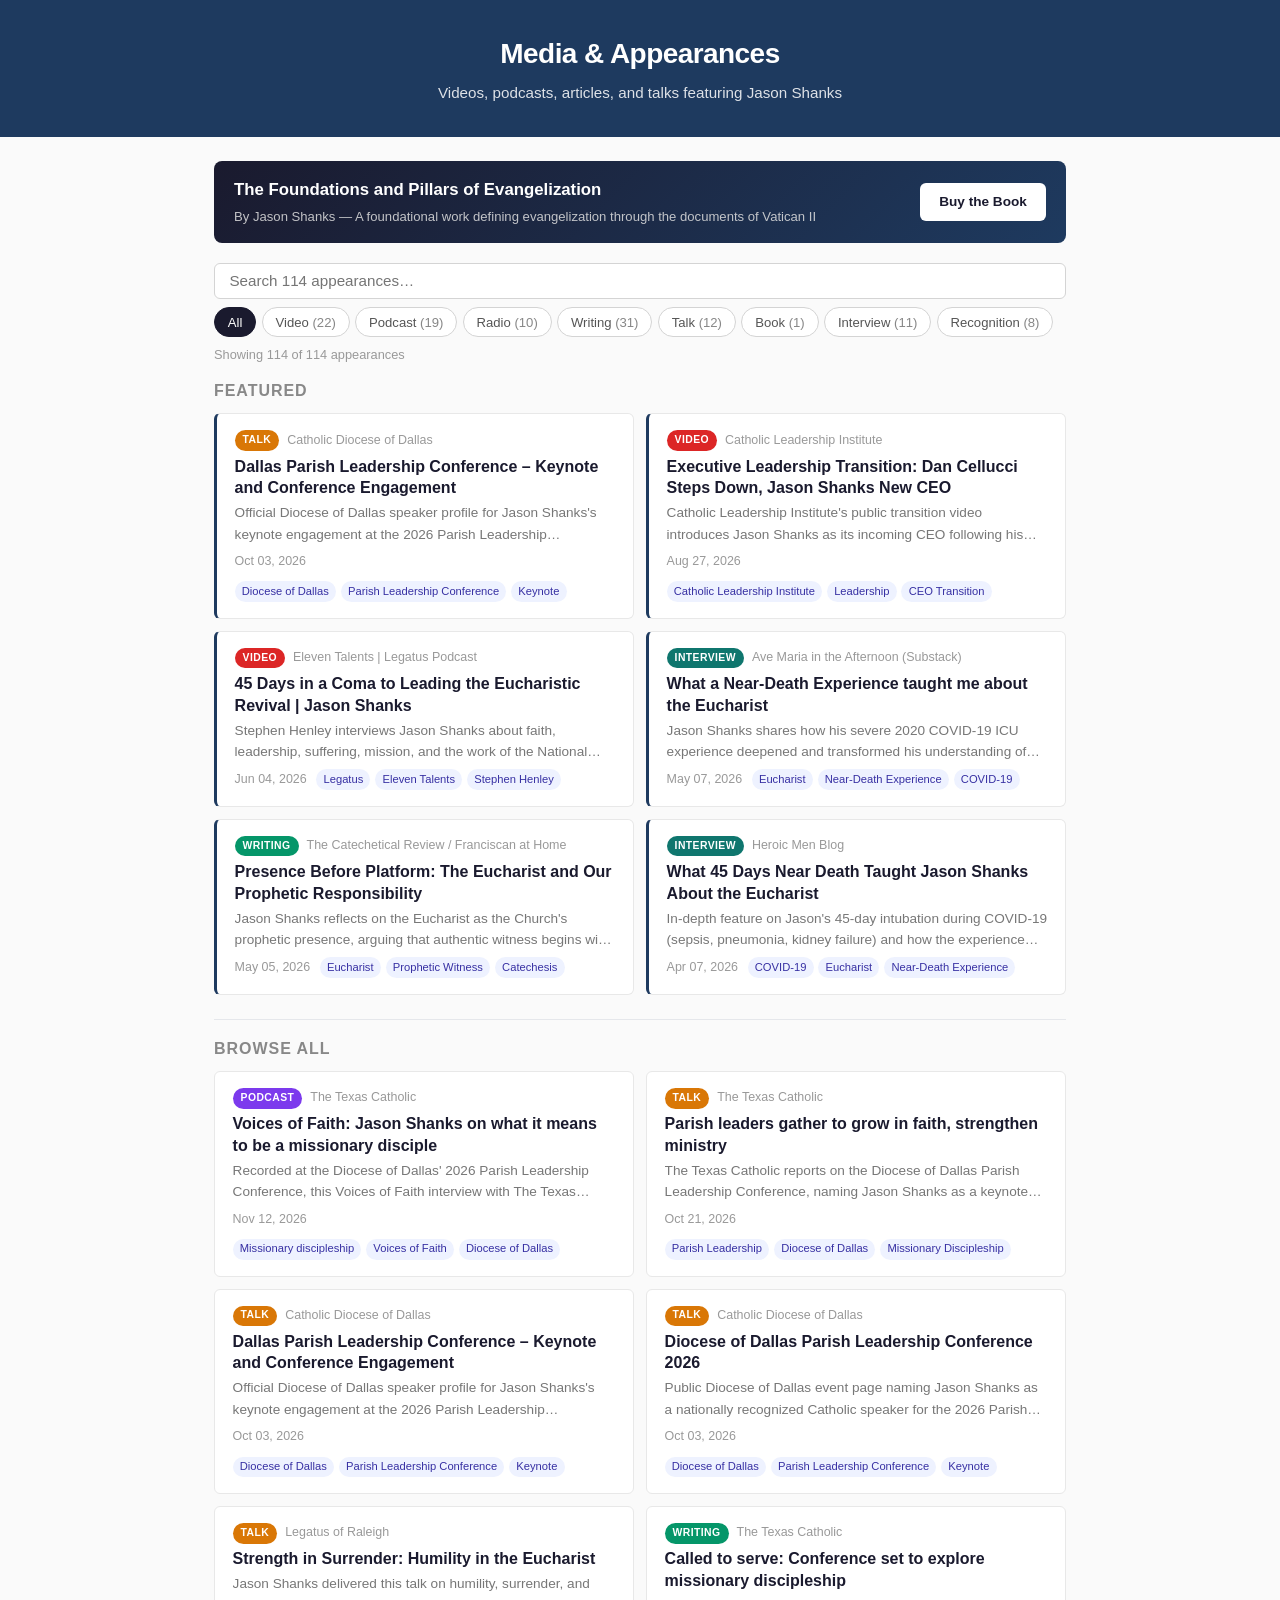
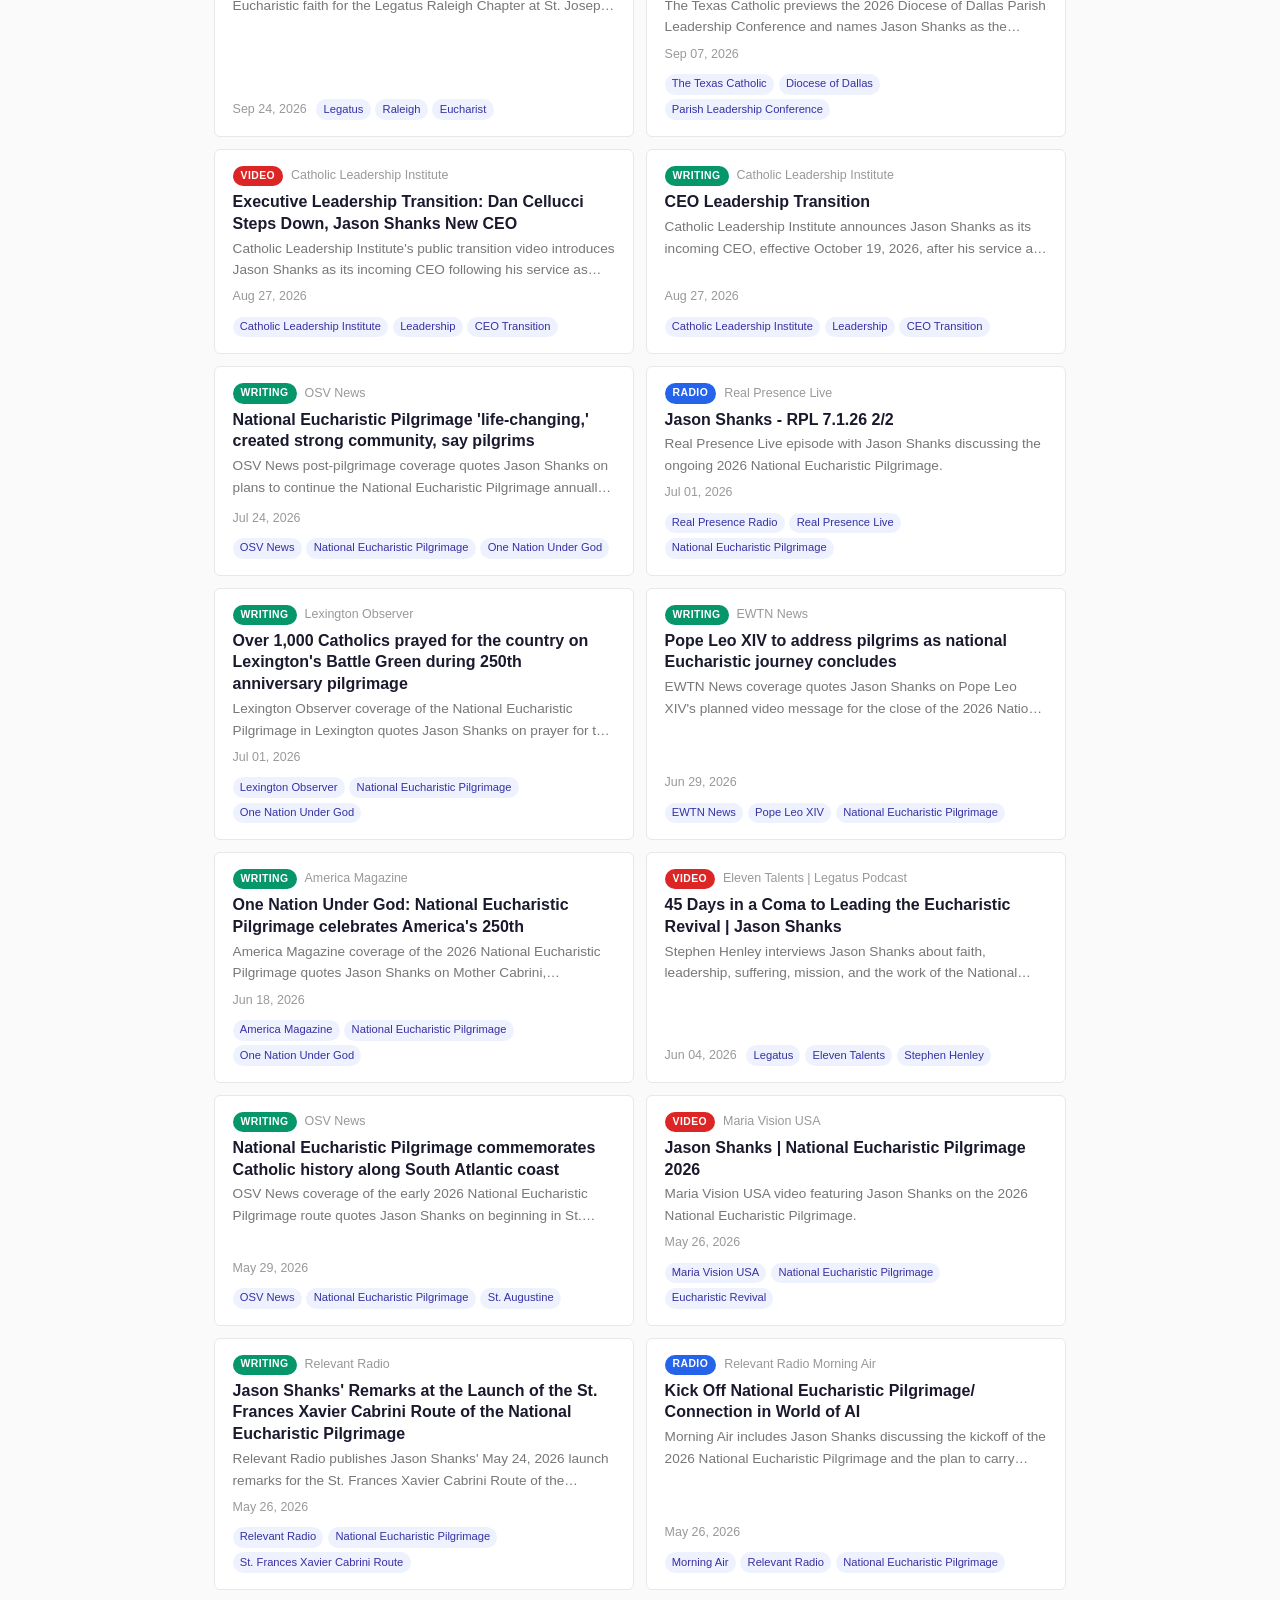
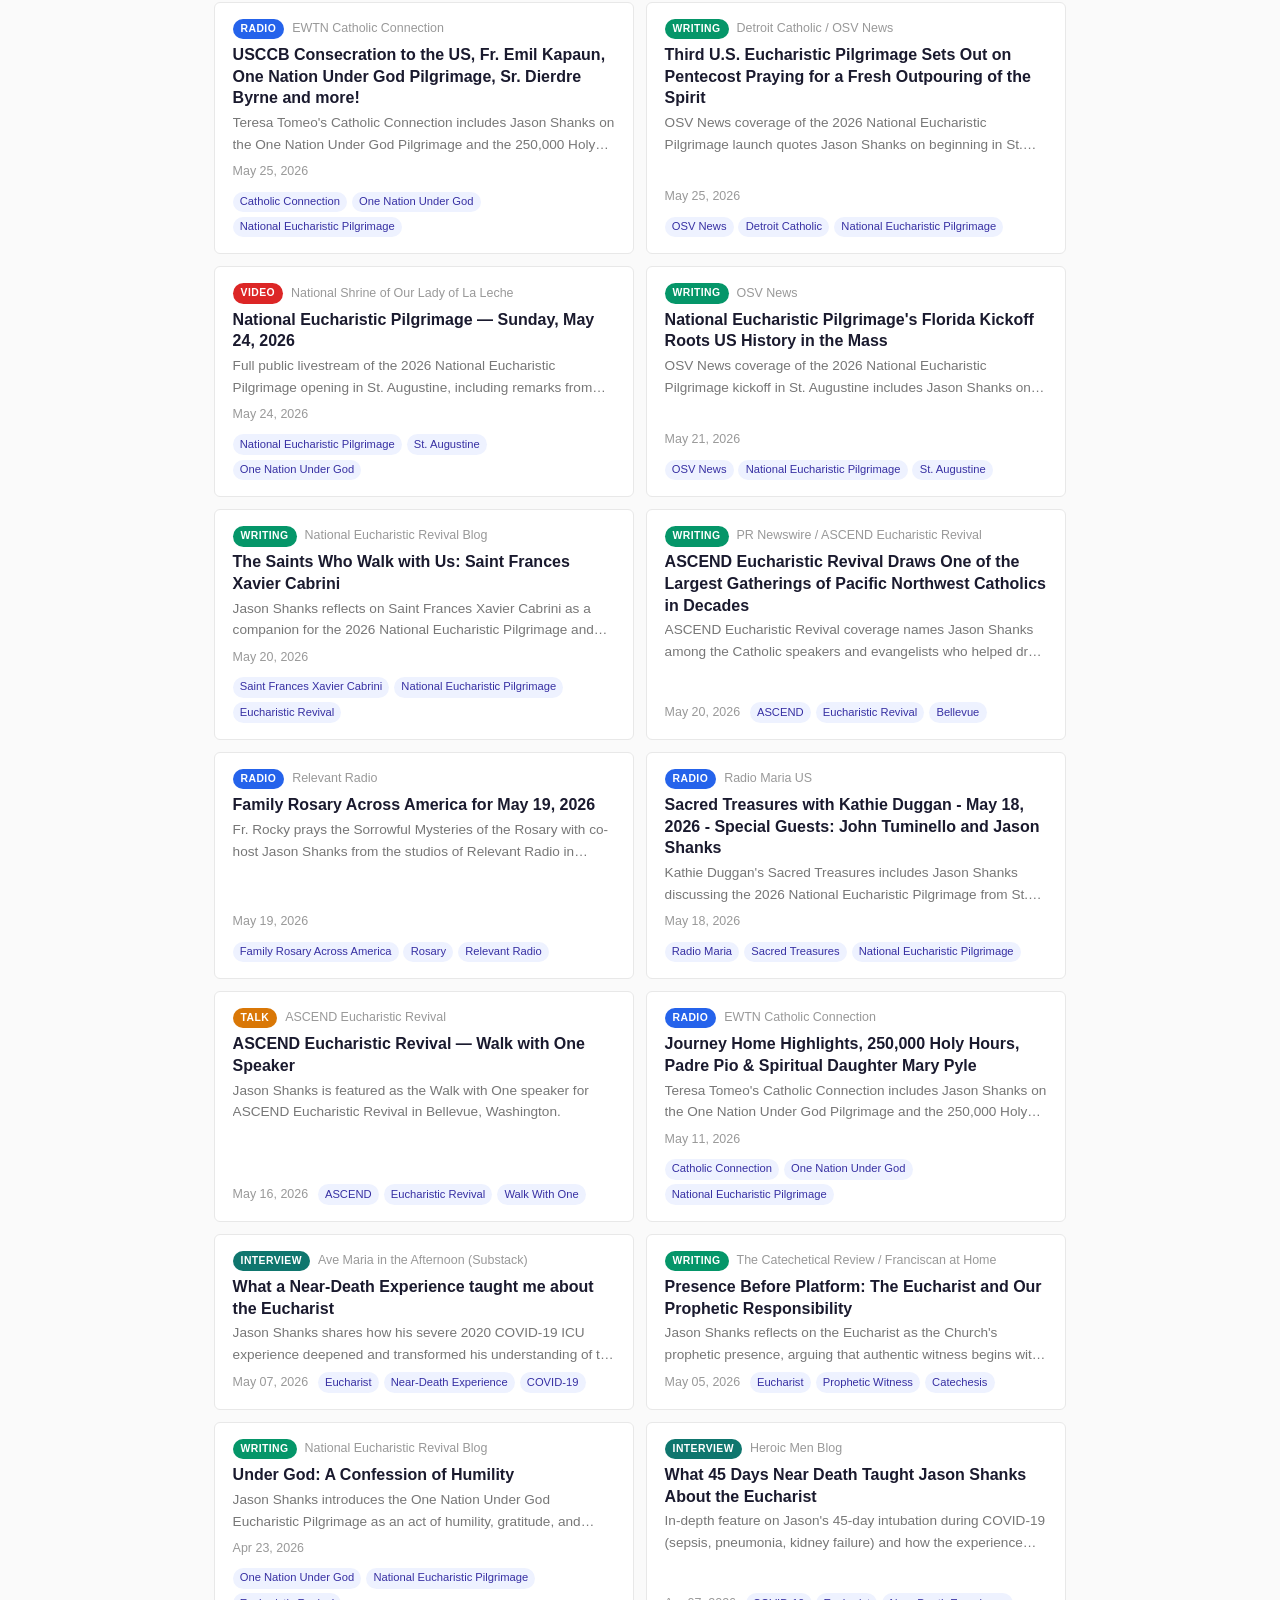
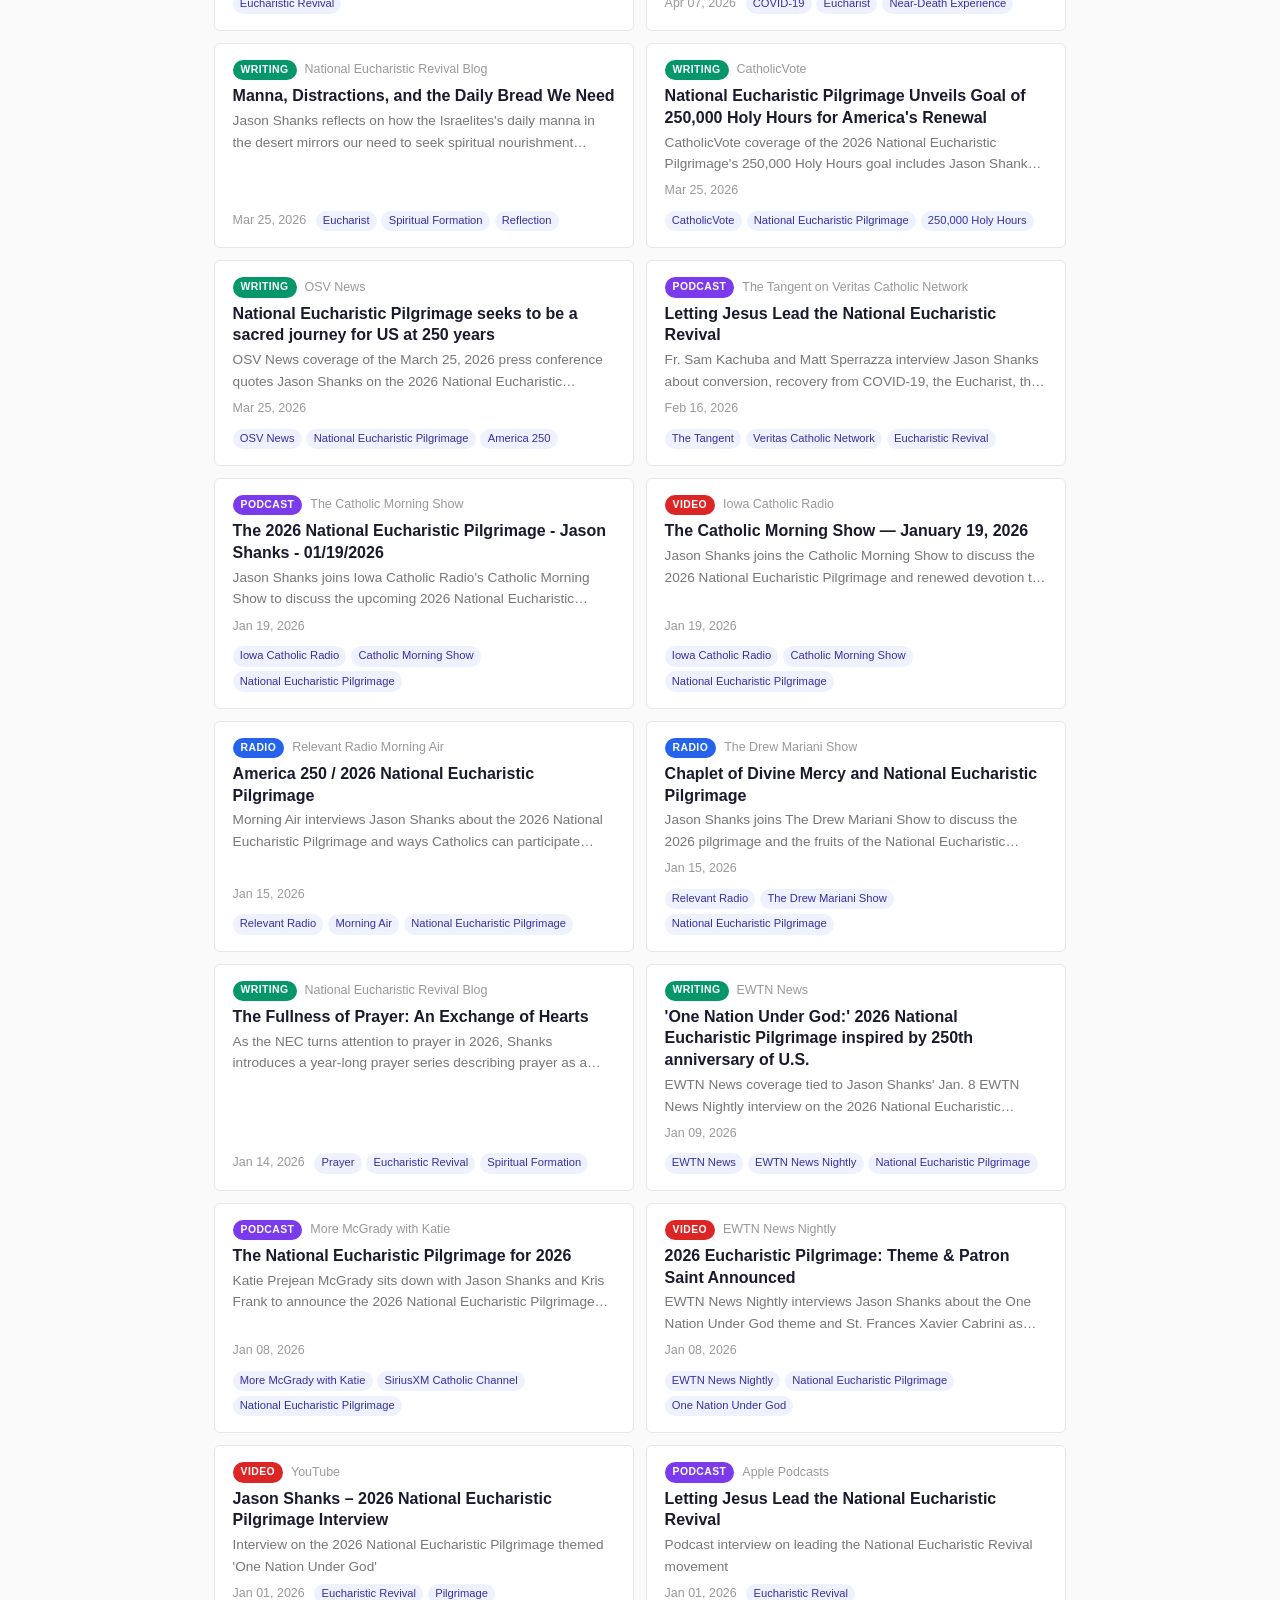
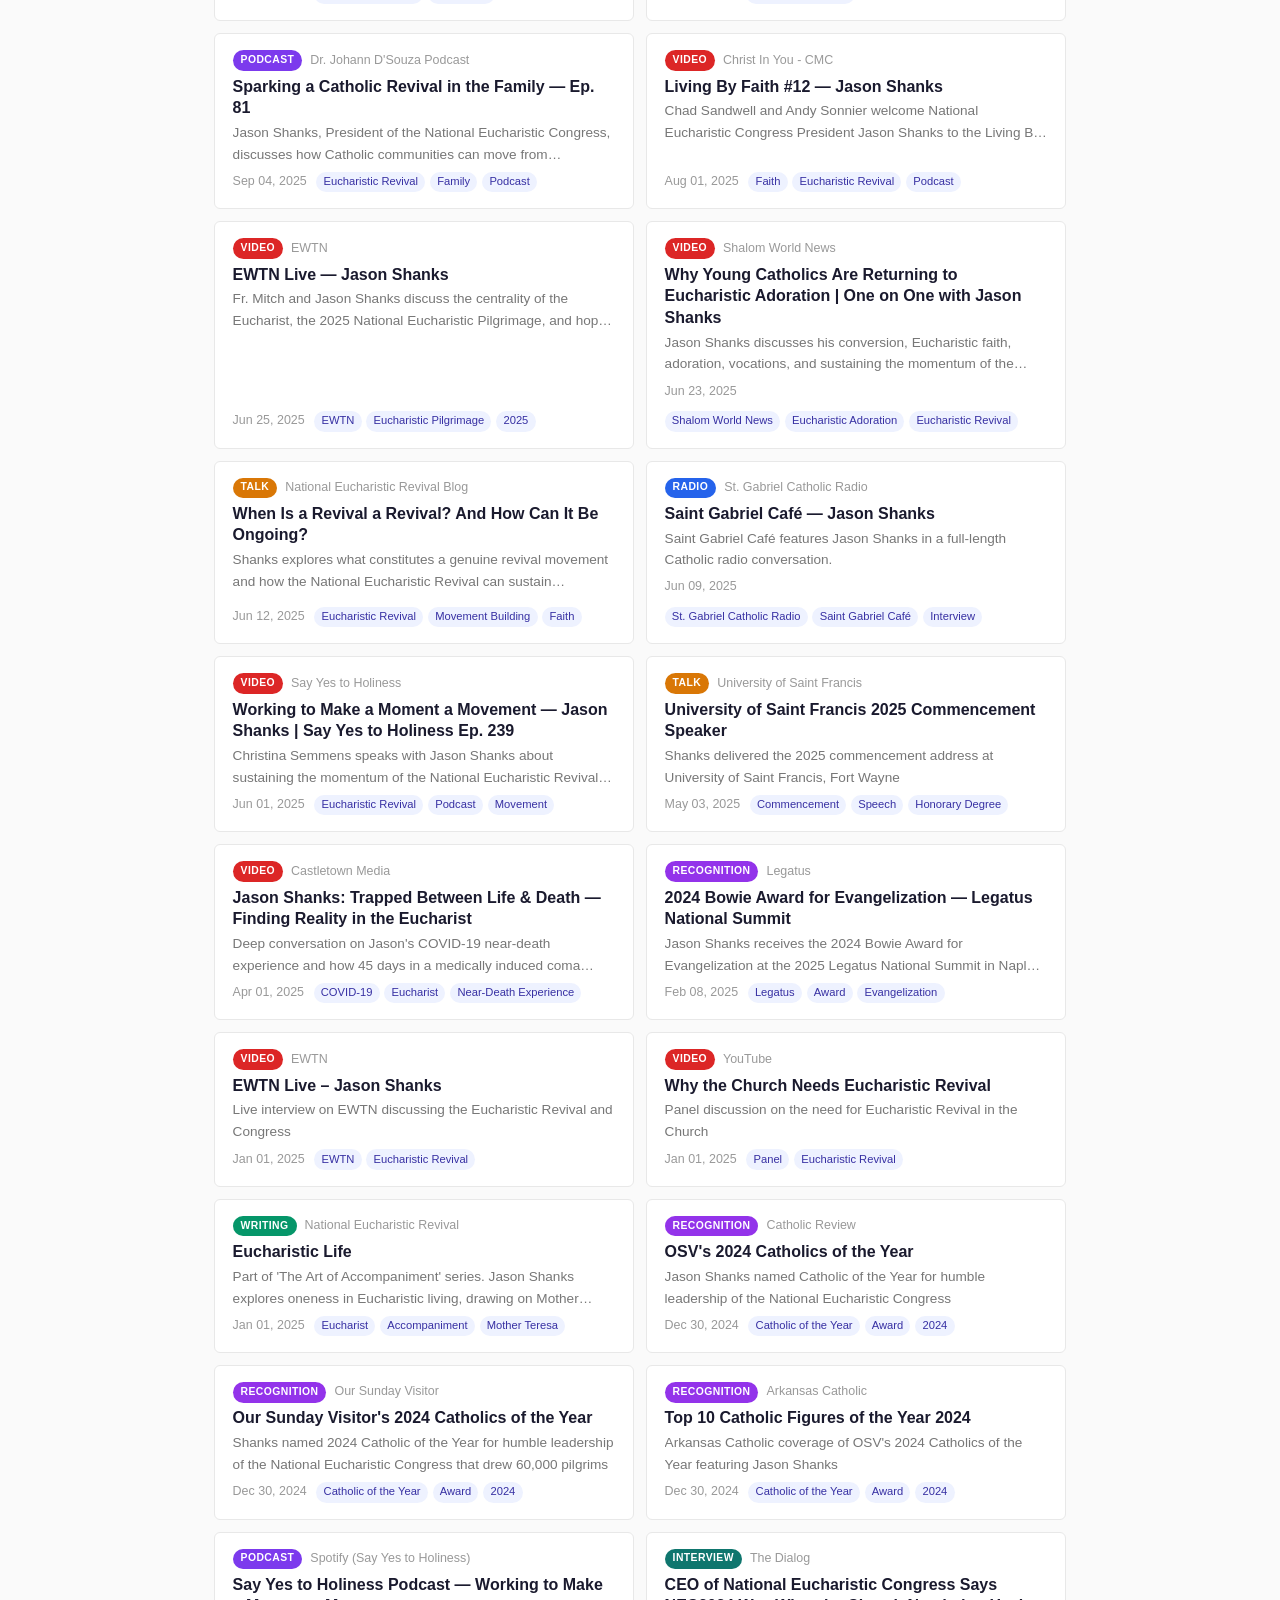
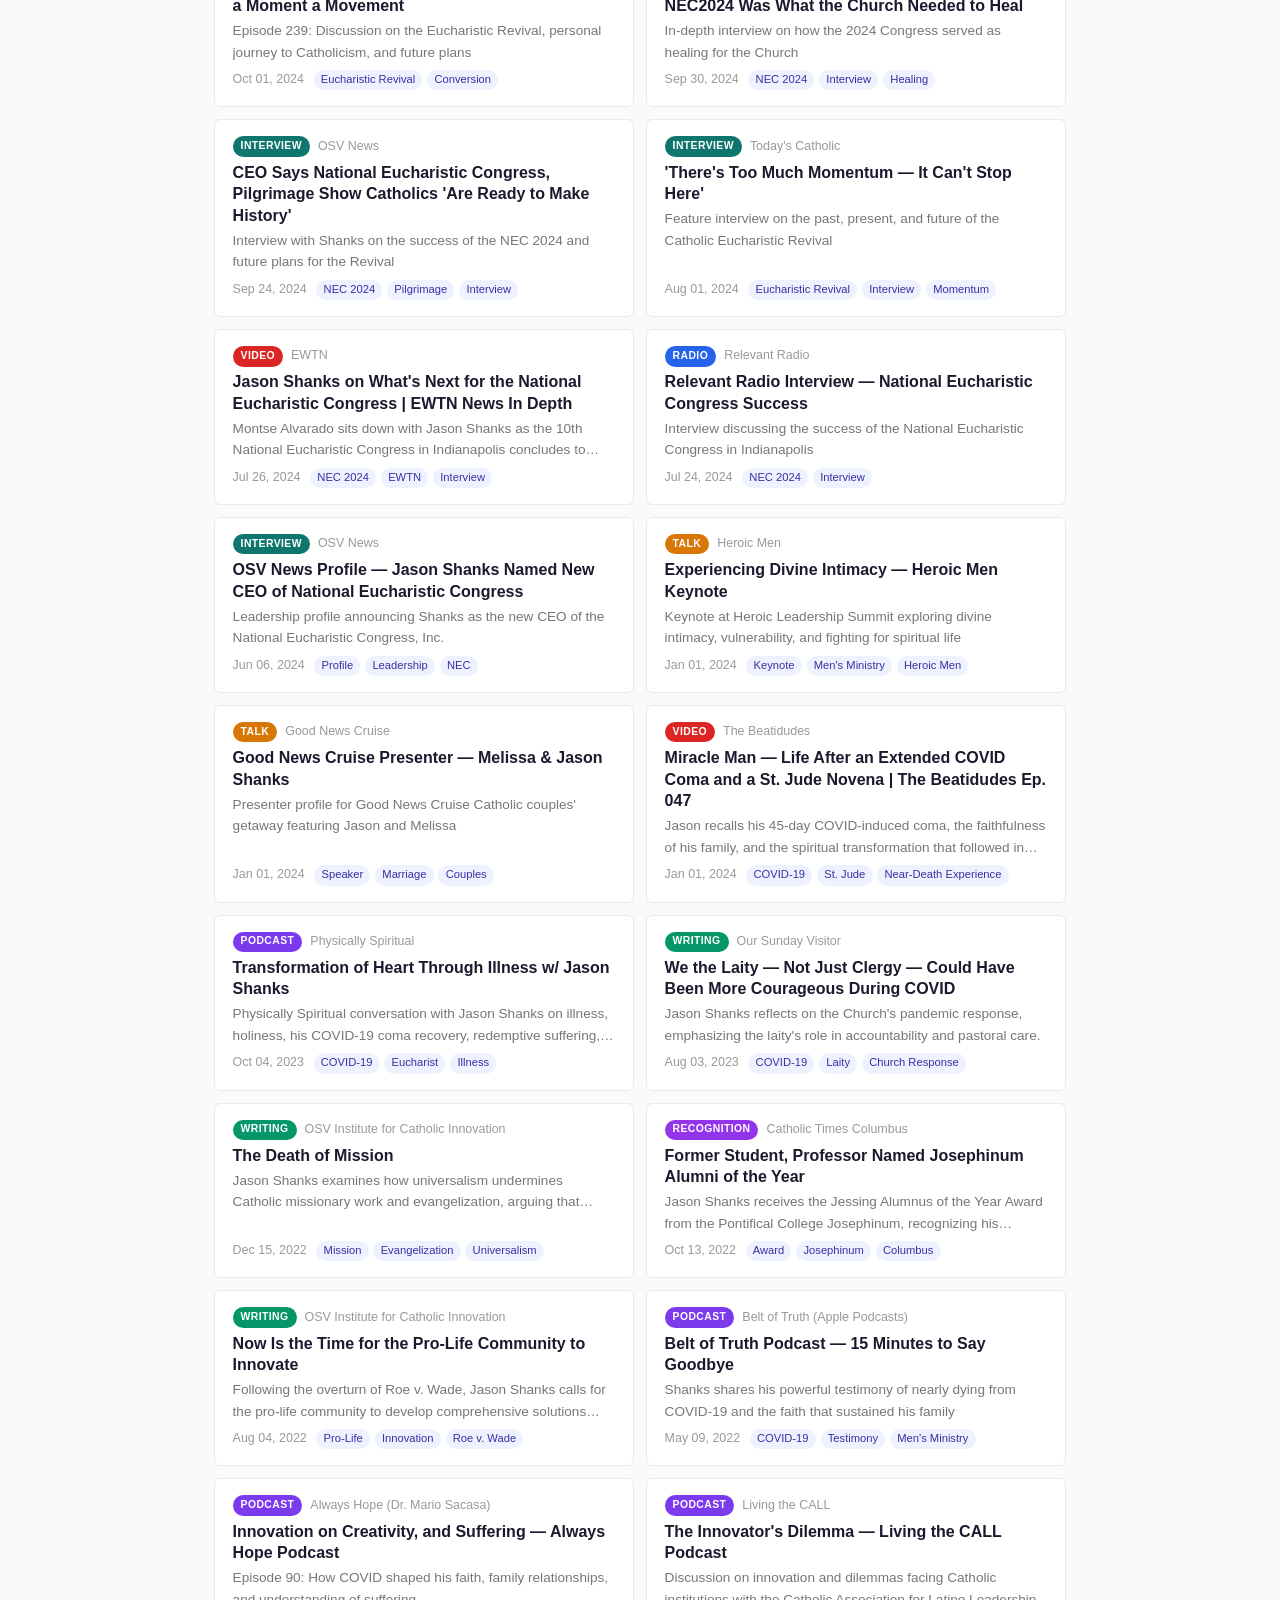
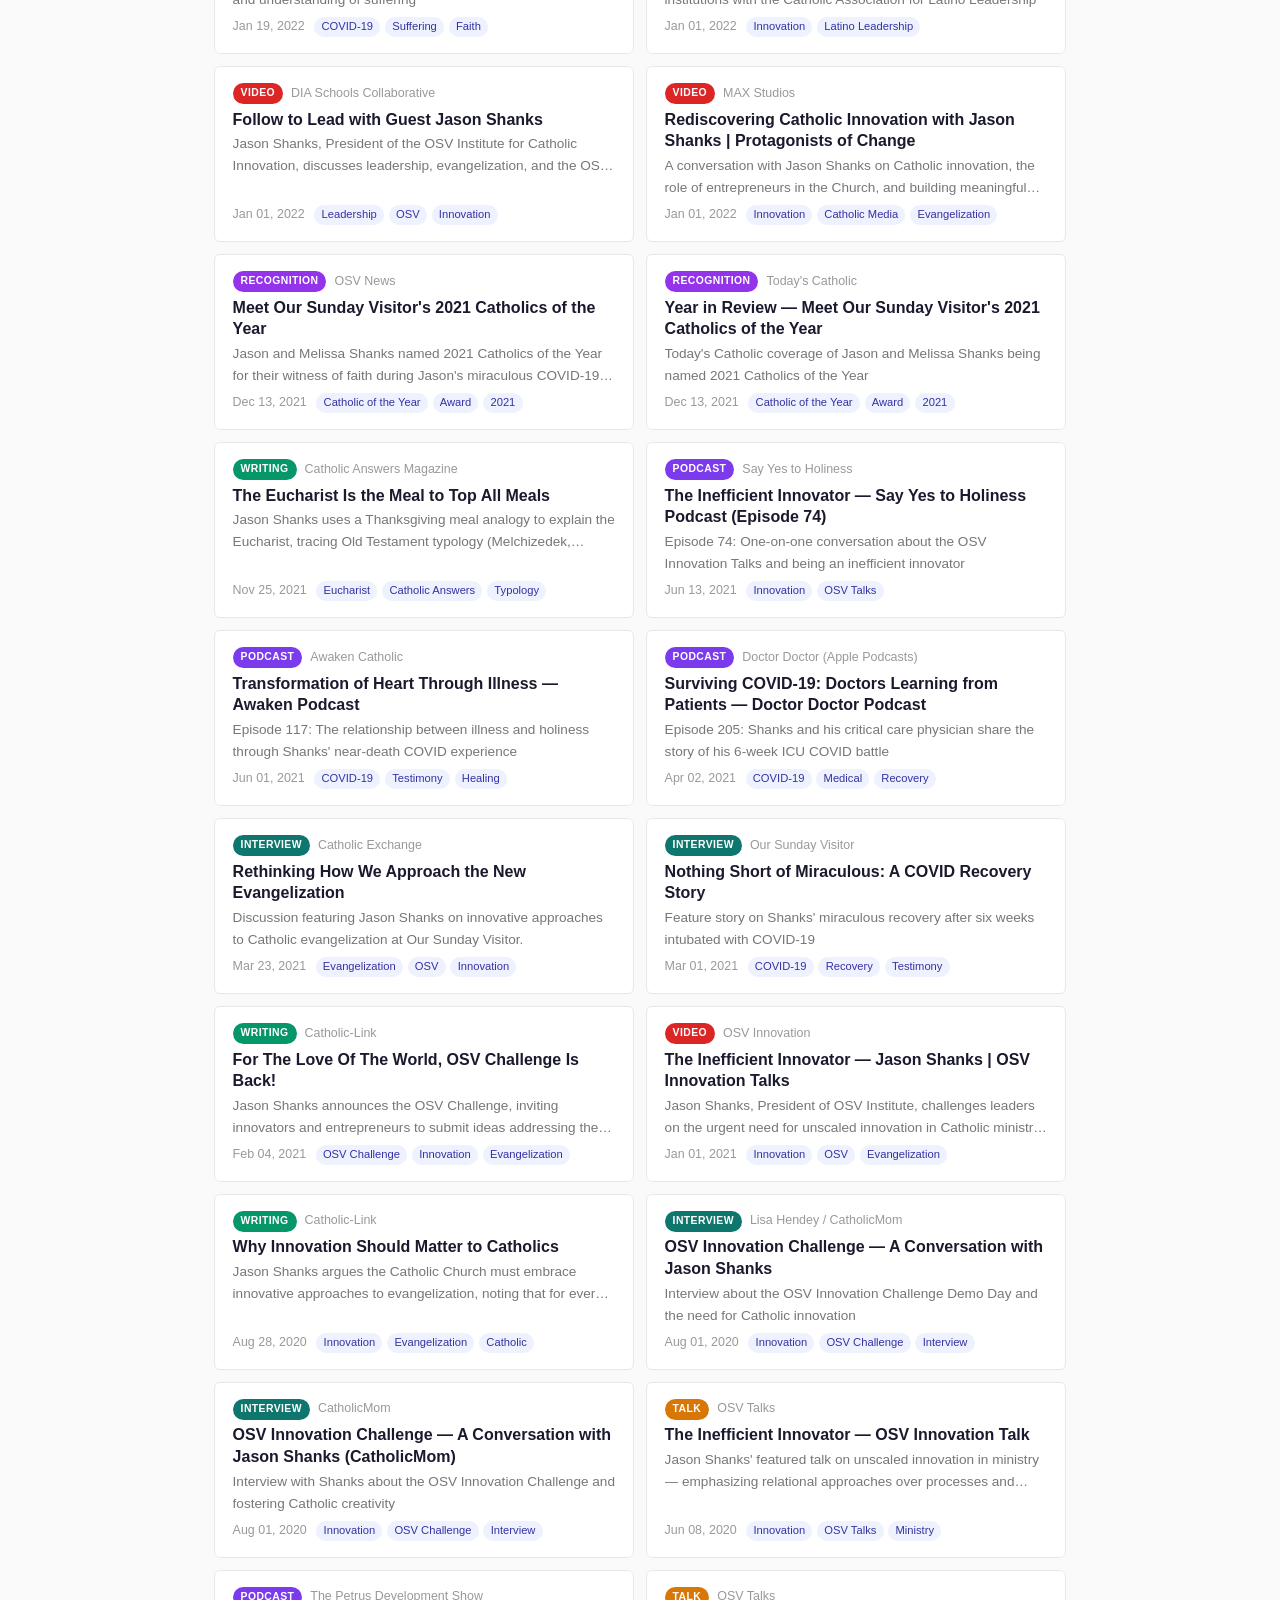
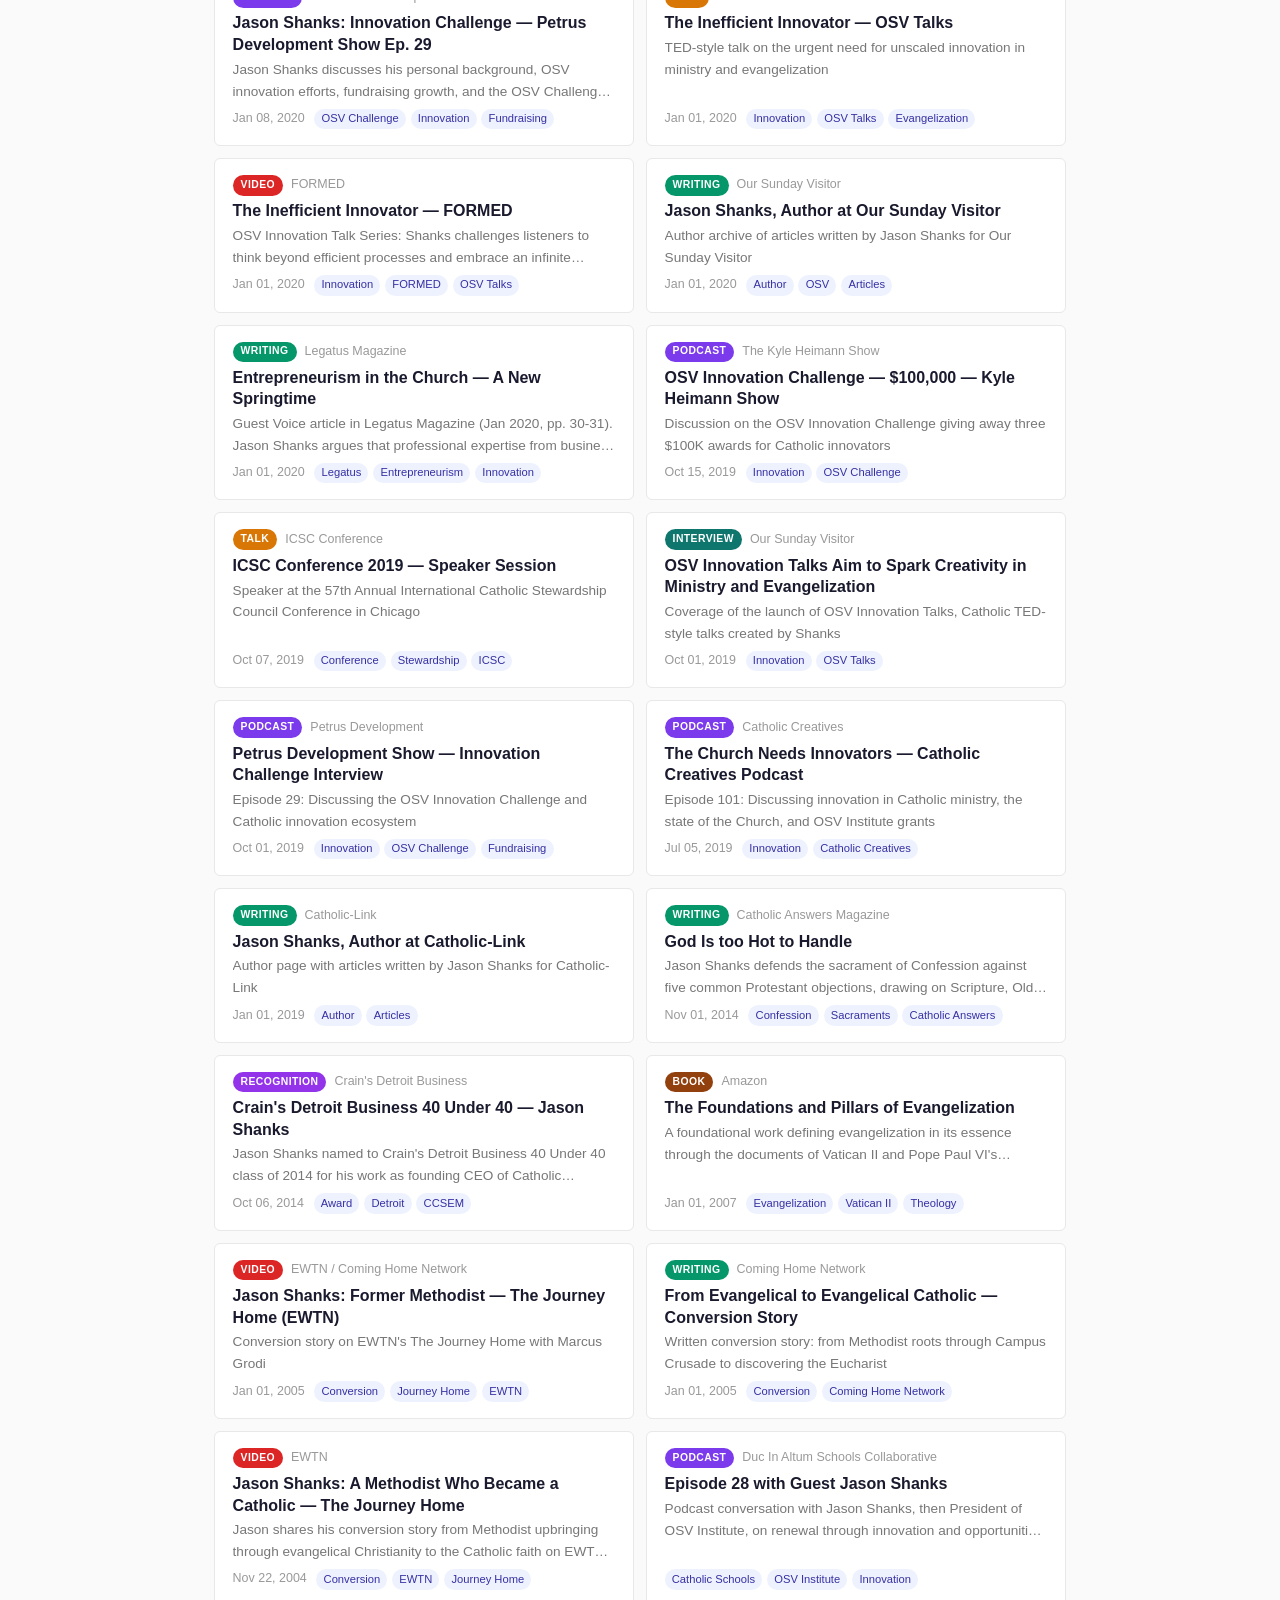
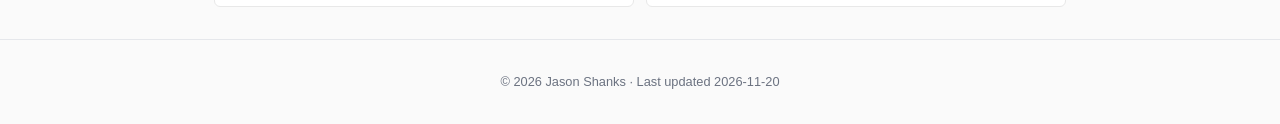
<file: public/index.html>
<!DOCTYPE html>
<html lang="en">
<head>
  <meta charset="UTF-8">
  <meta name="viewport" content="width=device-width, initial-scale=1.0">
  <title>Media &amp; Appearances — Jason Shanks</title>
  <meta name="description" content="A living library of 114 media appearances by Jason Shanks — videos, podcasts, radio interviews, articles, and conference talks.">
  <meta property="og:title" content="Jason Shanks — Media &amp; Appearances">
  <meta property="og:description" content="114 videos, podcasts, articles, and talks by and featuring Jason Shanks.">
  <meta property="og:type" content="website">
  <link rel="canonical" href="https://jason-shanks-media.netlify.app/">
  <style>
    :root {
      --c-bg: #fafafa; --c-surface: #fff; --c-text: #1a1a2e;
      --c-muted: #6b7280; --c-accent: #1e3a5f;
      --c-border: #e5e7eb;
    }
    *, *::before, *::after { box-sizing: border-box; margin: 0; padding: 0; }
    body {
      font-family: -apple-system, BlinkMacSystemFont, "Segoe UI", Roboto,
        "Helvetica Neue", Arial, sans-serif;
      background: var(--c-bg); color: var(--c-text); line-height: 1.6;
      -webkit-font-smoothing: antialiased;
    }
    .jml-header {
      background: var(--c-accent); color: #fff;
      padding: 2rem 1.5rem; text-align: center;
    }
    .jml-header h1 { font-size: 1.75rem; font-weight: 700; letter-spacing: -.02em; margin-bottom: .25rem; }
    .jml-header p { font-size: .95rem; opacity: .85; }
    .jml-wrap { max-width: 900px; margin: 1.5rem auto 0; padding: 0 1.5rem; }
    .jml-footer {
      text-align: center; padding: 2rem 1rem; font-size: .8rem;
      color: var(--c-muted); border-top: 1px solid var(--c-border); margin-top: 2rem;
    }
    body.jml-embed .jml-header, body.jml-embed .jml-footer { display: none; }
    body.jml-embed { background: transparent; }

  /* ---------- Section Title ---------- */
  .jml-section-title { font-size: 1rem; font-weight: 600; color: #888;
    text-transform: uppercase; letter-spacing: .06em; margin-bottom: .6rem; }

  /* ---------- Featured Grid ---------- */
  .jml-featured-grid { display: grid;
    grid-template-columns: repeat(2, 1fr);
    gap: .75rem; margin-bottom: 1.5rem; }
  .jml-featured-grid .jml-card { border-left: 3px solid #1e3a5f; }

  /* ---------- Search & Filter Controls ---------- */
  .jml-controls { display: flex; flex-wrap: wrap; gap: .5rem; margin-bottom: .5rem; align-items: center; }
  .jml-search { flex: 1 1 240px; padding: .55rem .9rem; font-size: .95rem; font-family: inherit;
    border: 1px solid #d4d4d4; border-radius: 6px; background: #fff; }
  .jml-search:focus { outline: none; border-color: #1e3a5f; box-shadow: 0 0 0 3px rgba(30,58,95,.1); }
  .jml-filters { display: flex; gap: .35rem; flex-wrap: wrap; }
  .jml-fbtn { padding: .4rem .8rem; font-size: .82rem; font-family: inherit; font-weight: 500;
    border: 1px solid #d4d4d4; border-radius: 20px; background: #fff; color: #555;
    cursor: pointer; transition: all .15s; }
  .jml-fbtn:hover { border-color: #333; color: #333; }
  .jml-fbtn.active { background: #1a1a2e; color: #fff; border-color: #1a1a2e; }
  .jml-fcount { font-weight: 400; opacity: .7; }
  .jml-stats { font-size: .8rem; color: #999; margin-bottom: .8rem; }

  /* ---------- Card Grid (2 columns on desktop) ---------- */
  .jml-grid { display: grid; grid-template-columns: repeat(2, 1fr); gap: .75rem; }

  /* ---------- Card Styles ---------- */
  .jml-card { display: flex; flex-direction: column; padding: 1rem 1.1rem;
    border: 1px solid #e8e8e8; border-radius: 6px;
    text-decoration: none !important; color: inherit !important; background: #fff;
    transition: box-shadow .2s, transform .15s; }
  .jml-card:hover { box-shadow: 0 3px 10px rgba(0,0,0,.08); transform: translateY(-1px); }
  .jml-card[hidden] { display: none; }
  .jml-card-top { display: flex; align-items: center; gap: .5rem; margin-bottom: .3rem; }
  .jml-badge { display: inline-block; font-size: .65rem; font-weight: 600; text-transform: uppercase;
    letter-spacing: .04em; padding: .12rem .5rem; border-radius: 20px; color: #fff; }
  .jml-badge-Video { background: #dc2626; }
  .jml-badge-Podcast { background: #7c3aed; }
  .jml-badge-Radio { background: #2563eb; }
  .jml-badge-Writing { background: #059669; }
  .jml-badge-Talk { background: #d97706; }
  .jml-badge-Book { background: #92400e; }
  .jml-badge-Interview { background: #0f766e; }
  .jml-badge-Recognition { background: #9333ea; }
  .jml-source { font-size: .78rem; color: #999; }
  .jml-title { font-size: 1rem; font-weight: 600; line-height: 1.35; margin-bottom: .2rem; }
  .jml-desc { font-size: .85rem; color: #777; margin-bottom: .4rem;
    display: -webkit-box; -webkit-line-clamp: 2; -webkit-box-orient: vertical; overflow: hidden; }
  .jml-meta { display: flex; gap: .6rem; align-items: center; flex-wrap: wrap; margin-top: auto; }
  .jml-date { font-size: .78rem; color: #999; }
  .jml-tags { display: flex; gap: .3rem; flex-wrap: wrap; }
  .jml-tag { font-size: .7rem; padding: .08rem .45rem; background: #eef2ff; color: #3730a3; border-radius: 20px; }
  .jml-empty { text-align: center; padding: 2rem 1rem; color: #aaa; }

  /* ---------- CTA Banner ---------- */
  .jml-cta { display: flex; align-items: center; justify-content: space-between;
    padding: 1rem 1.25rem; margin-bottom: 1.2rem;
    background: linear-gradient(135deg, #1a1a2e 0%, #1e3a5f 100%);
    border-radius: 8px; color: #fff; text-decoration: none !important; gap: 1rem;
    transition: transform .15s, box-shadow .2s; }
  .jml-cta:hover { transform: translateY(-1px); box-shadow: 0 4px 14px rgba(30,58,95,.3); }
  .jml-cta-text { flex: 1; }
  .jml-cta-title { font-size: 1.05rem; font-weight: 700; margin-bottom: .15rem; color: #fff !important; }
  .jml-cta-sub { font-size: .82rem; opacity: .85; color: #e0e0e0 !important; }
  .jml-cta-btn { padding: .5rem 1.2rem; background: #fff; color: #1a1a2e;
    font-weight: 600; font-size: .85rem; border-radius: 6px; white-space: nowrap;
    text-decoration: none !important; }

  /* ---------- Section Divider ---------- */
  .jml-divider { border: none; border-top: 1px solid #e5e7eb; margin: 1.5rem 0 1rem; }

  /* ---------- Mobile (single column, stacked controls) ---------- */
  @media (max-width: 680px) {
    .jml-controls { flex-direction: column; }
    .jml-search { width: 100%; }
    .jml-title { font-size: .92rem; }
    .jml-featured-grid { grid-template-columns: 1fr; }
    .jml-grid { grid-template-columns: 1fr; }
    .jml-cta { flex-direction: column; text-align: center; }
  }

  </style>
</head>
<body>

  <header class="jml-header">
    <h1>Media &amp; Appearances</h1>
    <p>Videos, podcasts, articles, and talks featuring Jason Shanks</p>
  </header>

  <div class="jml-wrap">

    <a href="https://www.amazon.com/dp/B09J36FDP5" target="_blank" rel="noopener noreferrer" class="jml-cta">
      <div class="jml-cta-text">
        <div class="jml-cta-title">The Foundations and Pillars of Evangelization</div>
        <div class="jml-cta-sub">By Jason Shanks &mdash; A foundational work defining evangelization through the documents of Vatican II</div>
      </div>
      <span class="jml-cta-btn">Buy the Book</span>
    </a>

    <div class="jml-controls">
      <input type="search" class="jml-search" id="jml-search"
             placeholder="Search 114 appearances…"
             aria-label="Search media library">
      <div class="jml-filters" id="jml-filters" role="group" aria-label="Filter by category">
      <button class="jml-fbtn active" data-cat="All">All</button>
      <button class="jml-fbtn" data-cat="Video">Video <span class="jml-fcount">(22)</span></button>
      <button class="jml-fbtn" data-cat="Podcast">Podcast <span class="jml-fcount">(19)</span></button>
      <button class="jml-fbtn" data-cat="Radio">Radio <span class="jml-fcount">(10)</span></button>
      <button class="jml-fbtn" data-cat="Writing">Writing <span class="jml-fcount">(31)</span></button>
      <button class="jml-fbtn" data-cat="Talk">Talk <span class="jml-fcount">(12)</span></button>
      <button class="jml-fbtn" data-cat="Book">Book <span class="jml-fcount">(1)</span></button>
      <button class="jml-fbtn" data-cat="Interview">Interview <span class="jml-fcount">(11)</span></button>
      <button class="jml-fbtn" data-cat="Recognition">Recognition <span class="jml-fcount">(8)</span></button>

      </div>
    </div>
    <div class="jml-stats" id="jml-stats" aria-live="polite">Showing 114 of 114 appearances</div>

    <h2 class="jml-section-title">Featured</h2>
    <div class="jml-featured-grid">
<a href="https://conference.dallascatholic.org/speakers/jason-shanks/" target="_blank" rel="noopener noreferrer" class="jml-card jml-featured" data-category="Talk">
  <div class="jml-card-top">
    <span class="jml-badge jml-badge-Talk">Talk</span>
    <span class="jml-source">Catholic Diocese of Dallas</span>
  </div>
  <div class="jml-title">Dallas Parish Leadership Conference – Keynote and Conference Engagement</div>
  <div class="jml-desc">Official Diocese of Dallas speaker profile for Jason Shanks&#x27;s keynote engagement at the 2026 Parish Leadership Conference. His conference day included the English-language keynote, a breakout session, a panel discussion, and a podcast recording.</div>
  <div class="jml-meta"><span class="jml-date">Oct 03, 2026</span><div class="jml-tags"><span class="jml-tag">Diocese of Dallas</span><span class="jml-tag">Parish Leadership Conference</span><span class="jml-tag">Keynote</span></div></div>
</a>
<a href="https://vimeo.com/1221796406" target="_blank" rel="noopener noreferrer" class="jml-card jml-featured" data-category="Video">
  <div class="jml-card-top">
    <span class="jml-badge jml-badge-Video">Video</span>
    <span class="jml-source">Catholic Leadership Institute</span>
  </div>
  <div class="jml-title">Executive Leadership Transition: Dan Cellucci Steps Down, Jason Shanks New CEO</div>
  <div class="jml-desc">Catholic Leadership Institute&#x27;s public transition video introduces Jason Shanks as its incoming CEO following his service as president of the National Eucharistic Congress.</div>
  <div class="jml-meta"><span class="jml-date">Aug 27, 2026</span><div class="jml-tags"><span class="jml-tag">Catholic Leadership Institute</span><span class="jml-tag">Leadership</span><span class="jml-tag">CEO Transition</span></div></div>
</a>
<a href="https://www.youtube.com/watch?v=NBv9LXB83_w" target="_blank" rel="noopener noreferrer" class="jml-card jml-featured" data-category="Video">
  <div class="jml-card-top">
    <span class="jml-badge jml-badge-Video">Video</span>
    <span class="jml-source">Eleven Talents | Legatus Podcast</span>
  </div>
  <div class="jml-title">45 Days in a Coma to Leading the Eucharistic Revival | Jason Shanks</div>
  <div class="jml-desc">Stephen Henley interviews Jason Shanks about faith, leadership, suffering, mission, and the work of the National Eucharistic Revival.</div>
  <div class="jml-meta"><span class="jml-date">Jun 04, 2026</span><div class="jml-tags"><span class="jml-tag">Legatus</span><span class="jml-tag">Eleven Talents</span><span class="jml-tag">Stephen Henley</span></div></div>
</a>
<a href="https://avemariapm.substack.com/p/what-a-near-death-experience-taught" target="_blank" rel="noopener noreferrer" class="jml-card jml-featured" data-category="Interview">
  <div class="jml-card-top">
    <span class="jml-badge jml-badge-Interview">Interview</span>
    <span class="jml-source">Ave Maria in the Afternoon (Substack)</span>
  </div>
  <div class="jml-title">What a Near-Death Experience taught me about the Eucharist</div>
  <div class="jml-desc">Jason Shanks shares how his severe 2020 COVID-19 ICU experience deepened and transformed his understanding of the Eucharist.</div>
  <div class="jml-meta"><span class="jml-date">May 07, 2026</span><div class="jml-tags"><span class="jml-tag">Eucharist</span><span class="jml-tag">Near-Death Experience</span><span class="jml-tag">COVID-19</span></div></div>
</a>
<a href="https://franciscanathome.com/the-catechetical-review/articles/presence-platform-eucharist-and-our-prophetic-responsibility" target="_blank" rel="noopener noreferrer" class="jml-card jml-featured" data-category="Writing">
  <div class="jml-card-top">
    <span class="jml-badge jml-badge-Writing">Writing</span>
    <span class="jml-source">The Catechetical Review / Franciscan at Home</span>
  </div>
  <div class="jml-title">Presence Before Platform: The Eucharist and Our Prophetic Responsibility</div>
  <div class="jml-desc">Jason Shanks reflects on the Eucharist as the Church&#x27;s prophetic presence, arguing that authentic witness begins with Eucharistic presence before public platform.</div>
  <div class="jml-meta"><span class="jml-date">May 05, 2026</span><div class="jml-tags"><span class="jml-tag">Eucharist</span><span class="jml-tag">Prophetic Witness</span><span class="jml-tag">Catechesis</span></div></div>
</a>
<a href="https://blog.heroicmen.org/p/what-45-days-near-death-taught-jason" target="_blank" rel="noopener noreferrer" class="jml-card jml-featured" data-category="Interview">
  <div class="jml-card-top">
    <span class="jml-badge jml-badge-Interview">Interview</span>
    <span class="jml-source">Heroic Men Blog</span>
  </div>
  <div class="jml-title">What 45 Days Near Death Taught Jason Shanks About the Eucharist</div>
  <div class="jml-desc">In-depth feature on Jason&#x27;s 45-day intubation during COVID-19 (sepsis, pneumonia, kidney failure) and how the experience transformed his Eucharistic faith</div>
  <div class="jml-meta"><span class="jml-date">Apr 07, 2026</span><div class="jml-tags"><span class="jml-tag">COVID-19</span><span class="jml-tag">Eucharist</span><span class="jml-tag">Near-Death Experience</span></div></div>
</a>
    </div>

    <hr class="jml-divider">

    <h2 class="jml-section-title">Browse All</h2>
    <main class="jml-grid" id="jml-grid">
<a href="https://creators.spotify.com/pod/profile/texascatholic/episodes/Voices-of-Faith-Jason-Shanks-on-what-it-means-to-be-a-missionary-disciple-e3s93ph" target="_blank" rel="noopener noreferrer" class="jml-card" data-category="Podcast">
  <div class="jml-card-top">
    <span class="jml-badge jml-badge-Podcast">Podcast</span>
    <span class="jml-source">The Texas Catholic</span>
  </div>
  <div class="jml-title">Voices of Faith: Jason Shanks on what it means to be a missionary disciple</div>
  <div class="jml-desc">Recorded at the Diocese of Dallas&#x27; 2026 Parish Leadership Conference, this Voices of Faith interview with The Texas Catholic explores what it means to be a missionary disciple.</div>
  <div class="jml-meta"><span class="jml-date">Nov 12, 2026</span><div class="jml-tags"><span class="jml-tag">Missionary discipleship</span><span class="jml-tag">Voices of Faith</span><span class="jml-tag">Diocese of Dallas</span></div></div>
</a>
<a href="https://texascatholic.com/parish-leaders-gather-to-grow-in-faith-strengthen-ministry/" target="_blank" rel="noopener noreferrer" class="jml-card" data-category="Talk">
  <div class="jml-card-top">
    <span class="jml-badge jml-badge-Talk">Talk</span>
    <span class="jml-source">The Texas Catholic</span>
  </div>
  <div class="jml-title">Parish leaders gather to grow in faith, strengthen ministry</div>
  <div class="jml-desc">The Texas Catholic reports on the Diocese of Dallas Parish Leadership Conference, naming Jason Shanks as a keynote speaker and describing the impact of his message on parish leaders.</div>
  <div class="jml-meta"><span class="jml-date">Oct 21, 2026</span><div class="jml-tags"><span class="jml-tag">Parish Leadership</span><span class="jml-tag">Diocese of Dallas</span><span class="jml-tag">Missionary Discipleship</span></div></div>
</a>
<a href="https://conference.dallascatholic.org/speakers/jason-shanks/" target="_blank" rel="noopener noreferrer" class="jml-card" data-category="Talk">
  <div class="jml-card-top">
    <span class="jml-badge jml-badge-Talk">Talk</span>
    <span class="jml-source">Catholic Diocese of Dallas</span>
  </div>
  <div class="jml-title">Dallas Parish Leadership Conference – Keynote and Conference Engagement</div>
  <div class="jml-desc">Official Diocese of Dallas speaker profile for Jason Shanks&#x27;s keynote engagement at the 2026 Parish Leadership Conference. His conference day included the English-language keynote, a breakout session, a panel discussion, and a podcast recording.</div>
  <div class="jml-meta"><span class="jml-date">Oct 03, 2026</span><div class="jml-tags"><span class="jml-tag">Diocese of Dallas</span><span class="jml-tag">Parish Leadership Conference</span><span class="jml-tag">Keynote</span></div></div>
</a>
<a href="https://dallascatholic.org/event/diocese-of-dallas-parish-leadership-conference-2026/" target="_blank" rel="noopener noreferrer" class="jml-card" data-category="Talk">
  <div class="jml-card-top">
    <span class="jml-badge jml-badge-Talk">Talk</span>
    <span class="jml-source">Catholic Diocese of Dallas</span>
  </div>
  <div class="jml-title">Diocese of Dallas Parish Leadership Conference 2026</div>
  <div class="jml-desc">Public Diocese of Dallas event page naming Jason Shanks as a nationally recognized Catholic speaker for the 2026 Parish Leadership Conference at Bishop Lynch High School.</div>
  <div class="jml-meta"><span class="jml-date">Oct 03, 2026</span><div class="jml-tags"><span class="jml-tag">Diocese of Dallas</span><span class="jml-tag">Parish Leadership Conference</span><span class="jml-tag">Keynote</span></div></div>
</a>
<a href="https://www.linkedin.com/in/legatus-of-raleigh-20981218b" target="_blank" rel="noopener noreferrer" class="jml-card" data-category="Talk">
  <div class="jml-card-top">
    <span class="jml-badge jml-badge-Talk">Talk</span>
    <span class="jml-source">Legatus of Raleigh</span>
  </div>
  <div class="jml-title">Strength in Surrender: Humility in the Eucharist</div>
  <div class="jml-desc">Jason Shanks delivered this talk on humility, surrender, and Eucharistic faith for the Legatus Raleigh Chapter at St. Joseph Catholic Church in Raleigh, North Carolina.</div>
  <div class="jml-meta"><span class="jml-date">Sep 24, 2026</span><div class="jml-tags"><span class="jml-tag">Legatus</span><span class="jml-tag">Raleigh</span><span class="jml-tag">Eucharist</span></div></div>
</a>
<a href="https://texascatholic.com/called-to-serve-conference-set-to-explore-missionary-discipleship/" target="_blank" rel="noopener noreferrer" class="jml-card" data-category="Writing">
  <div class="jml-card-top">
    <span class="jml-badge jml-badge-Writing">Writing</span>
    <span class="jml-source">The Texas Catholic</span>
  </div>
  <div class="jml-title">Called to serve: Conference set to explore missionary discipleship</div>
  <div class="jml-desc">The Texas Catholic previews the 2026 Diocese of Dallas Parish Leadership Conference and names Jason Shanks as the English-language keynote speaker on missionary discipleship.</div>
  <div class="jml-meta"><span class="jml-date">Sep 07, 2026</span><div class="jml-tags"><span class="jml-tag">The Texas Catholic</span><span class="jml-tag">Diocese of Dallas</span><span class="jml-tag">Parish Leadership Conference</span></div></div>
</a>
<a href="https://vimeo.com/1221796406" target="_blank" rel="noopener noreferrer" class="jml-card" data-category="Video">
  <div class="jml-card-top">
    <span class="jml-badge jml-badge-Video">Video</span>
    <span class="jml-source">Catholic Leadership Institute</span>
  </div>
  <div class="jml-title">Executive Leadership Transition: Dan Cellucci Steps Down, Jason Shanks New CEO</div>
  <div class="jml-desc">Catholic Leadership Institute&#x27;s public transition video introduces Jason Shanks as its incoming CEO following his service as president of the National Eucharistic Congress.</div>
  <div class="jml-meta"><span class="jml-date">Aug 27, 2026</span><div class="jml-tags"><span class="jml-tag">Catholic Leadership Institute</span><span class="jml-tag">Leadership</span><span class="jml-tag">CEO Transition</span></div></div>
</a>
<a href="https://www.catholicleaders.org/news/executive-leadership-transition" target="_blank" rel="noopener noreferrer" class="jml-card" data-category="Writing">
  <div class="jml-card-top">
    <span class="jml-badge jml-badge-Writing">Writing</span>
    <span class="jml-source">Catholic Leadership Institute</span>
  </div>
  <div class="jml-title">CEO Leadership Transition</div>
  <div class="jml-desc">Catholic Leadership Institute announces Jason Shanks as its incoming CEO, effective October 19, 2026, after his service as president of the National Eucharistic Congress.</div>
  <div class="jml-meta"><span class="jml-date">Aug 27, 2026</span><div class="jml-tags"><span class="jml-tag">Catholic Leadership Institute</span><span class="jml-tag">Leadership</span><span class="jml-tag">CEO Transition</span></div></div>
</a>
<a href="https://www.osvnews.com/national-eucharistic-pilgrimage-life-changing-created-strong-community-say-pilgrims/" target="_blank" rel="noopener noreferrer" class="jml-card" data-category="Writing">
  <div class="jml-card-top">
    <span class="jml-badge jml-badge-Writing">Writing</span>
    <span class="jml-source">OSV News</span>
  </div>
  <div class="jml-title">National Eucharistic Pilgrimage &#x27;life-changing,&#x27; created strong community, say pilgrims</div>
  <div class="jml-desc">OSV News post-pilgrimage coverage quotes Jason Shanks on plans to continue the National Eucharistic Pilgrimage annually through at least 2029 and the Eucharist as God&#x27;s answer for healing, conversion, and unity.</div>
  <div class="jml-meta"><span class="jml-date">Jul 24, 2026</span><div class="jml-tags"><span class="jml-tag">OSV News</span><span class="jml-tag">National Eucharistic Pilgrimage</span><span class="jml-tag">One Nation Under God</span></div></div>
</a>
<a href="https://podcasts.apple.com/us/podcast/jason-shanks-rpl-7-1-26-2-2/id878903086?i=1000775064213" target="_blank" rel="noopener noreferrer" class="jml-card" data-category="Radio">
  <div class="jml-card-top">
    <span class="jml-badge jml-badge-Radio">Radio</span>
    <span class="jml-source">Real Presence Live</span>
  </div>
  <div class="jml-title">Jason Shanks - RPL 7.1.26 2/2</div>
  <div class="jml-desc">Real Presence Live episode with Jason Shanks discussing the ongoing 2026 National Eucharistic Pilgrimage.</div>
  <div class="jml-meta"><span class="jml-date">Jul 01, 2026</span><div class="jml-tags"><span class="jml-tag">Real Presence Radio</span><span class="jml-tag">Real Presence Live</span><span class="jml-tag">National Eucharistic Pilgrimage</span></div></div>
</a>
<a href="https://lexobserver.org/2026/07/01/national-eucharistic-congress-prays-for-country-on-lexington-battle-green/" target="_blank" rel="noopener noreferrer" class="jml-card" data-category="Writing">
  <div class="jml-card-top">
    <span class="jml-badge jml-badge-Writing">Writing</span>
    <span class="jml-source">Lexington Observer</span>
  </div>
  <div class="jml-title">Over 1,000 Catholics prayed for the country on Lexington&#x27;s Battle Green during 250th anniversary pilgrimage</div>
  <div class="jml-desc">Lexington Observer coverage of the National Eucharistic Pilgrimage in Lexington quotes Jason Shanks on prayer for the country during America&#x27;s 250th anniversary.</div>
  <div class="jml-meta"><span class="jml-date">Jul 01, 2026</span><div class="jml-tags"><span class="jml-tag">Lexington Observer</span><span class="jml-tag">National Eucharistic Pilgrimage</span><span class="jml-tag">One Nation Under God</span></div></div>
</a>
<a href="https://www.ewtnnews.com/world/us/pope-leo-xiv-to-address-pilgrims-as-national-eucharistic-journey-concludes" target="_blank" rel="noopener noreferrer" class="jml-card" data-category="Writing">
  <div class="jml-card-top">
    <span class="jml-badge jml-badge-Writing">Writing</span>
    <span class="jml-source">EWTN News</span>
  </div>
  <div class="jml-title">Pope Leo XIV to address pilgrims as national Eucharistic journey concludes</div>
  <div class="jml-desc">EWTN News coverage quotes Jason Shanks on Pope Leo XIV&#x27;s planned video message for the close of the 2026 National Eucharistic Pilgrimage in Philadelphia.</div>
  <div class="jml-meta"><span class="jml-date">Jun 29, 2026</span><div class="jml-tags"><span class="jml-tag">EWTN News</span><span class="jml-tag">Pope Leo XIV</span><span class="jml-tag">National Eucharistic Pilgrimage</span></div></div>
</a>
<a href="https://www.americamagazine.org/politics-society/dispatches/2026/06/18/national-eucharistic-pilgrimage-america-250th-cabrini-immigration/" target="_blank" rel="noopener noreferrer" class="jml-card" data-category="Writing">
  <div class="jml-card-top">
    <span class="jml-badge jml-badge-Writing">Writing</span>
    <span class="jml-source">America Magazine</span>
  </div>
  <div class="jml-title">One Nation Under God: National Eucharistic Pilgrimage celebrates America&#x27;s 250th</div>
  <div class="jml-desc">America Magazine coverage of the 2026 National Eucharistic Pilgrimage quotes Jason Shanks on Mother Cabrini, Eucharistic service, national belonging, and Catholic history before 1776.</div>
  <div class="jml-meta"><span class="jml-date">Jun 18, 2026</span><div class="jml-tags"><span class="jml-tag">America Magazine</span><span class="jml-tag">National Eucharistic Pilgrimage</span><span class="jml-tag">One Nation Under God</span></div></div>
</a>
<a href="https://www.youtube.com/watch?v=NBv9LXB83_w" target="_blank" rel="noopener noreferrer" class="jml-card" data-category="Video">
  <div class="jml-card-top">
    <span class="jml-badge jml-badge-Video">Video</span>
    <span class="jml-source">Eleven Talents | Legatus Podcast</span>
  </div>
  <div class="jml-title">45 Days in a Coma to Leading the Eucharistic Revival | Jason Shanks</div>
  <div class="jml-desc">Stephen Henley interviews Jason Shanks about faith, leadership, suffering, mission, and the work of the National Eucharistic Revival.</div>
  <div class="jml-meta"><span class="jml-date">Jun 04, 2026</span><div class="jml-tags"><span class="jml-tag">Legatus</span><span class="jml-tag">Eleven Talents</span><span class="jml-tag">Stephen Henley</span></div></div>
</a>
<a href="https://www.osvnews.com/national-eucharistic-pilgrimage-commemorates-catholic-history-along-south-atlantic-coast/" target="_blank" rel="noopener noreferrer" class="jml-card" data-category="Writing">
  <div class="jml-card-top">
    <span class="jml-badge jml-badge-Writing">Writing</span>
    <span class="jml-source">OSV News</span>
  </div>
  <div class="jml-title">National Eucharistic Pilgrimage commemorates Catholic history along South Atlantic coast</div>
  <div class="jml-desc">OSV News coverage of the early 2026 National Eucharistic Pilgrimage route quotes Jason Shanks on beginning in St. Augustine and returning to the Catholic roots of Mass and the Eucharist.</div>
  <div class="jml-meta"><span class="jml-date">May 29, 2026</span><div class="jml-tags"><span class="jml-tag">OSV News</span><span class="jml-tag">National Eucharistic Pilgrimage</span><span class="jml-tag">St. Augustine</span></div></div>
</a>
<a href="https://www.youtube.com/watch?v=NTOhhGqPCdk" target="_blank" rel="noopener noreferrer" class="jml-card" data-category="Video">
  <div class="jml-card-top">
    <span class="jml-badge jml-badge-Video">Video</span>
    <span class="jml-source">Maria Vision USA</span>
  </div>
  <div class="jml-title">Jason Shanks | National Eucharistic Pilgrimage 2026</div>
  <div class="jml-desc">Maria Vision USA video featuring Jason Shanks on the 2026 National Eucharistic Pilgrimage.</div>
  <div class="jml-meta"><span class="jml-date">May 26, 2026</span><div class="jml-tags"><span class="jml-tag">Maria Vision USA</span><span class="jml-tag">National Eucharistic Pilgrimage</span><span class="jml-tag">Eucharistic Revival</span></div></div>
</a>
<a href="https://relevantradio.com/2026/05/jason-shanks-remarks-at-the-launch-of-the-st-frances-xavier-cabrini-route-of-the-national-eucharistic-pilgrimage/" target="_blank" rel="noopener noreferrer" class="jml-card" data-category="Writing">
  <div class="jml-card-top">
    <span class="jml-badge jml-badge-Writing">Writing</span>
    <span class="jml-source">Relevant Radio</span>
  </div>
  <div class="jml-title">Jason Shanks&#x27; Remarks at the Launch of the St. Frances Xavier Cabrini Route of the National Eucharistic Pilgrimage</div>
  <div class="jml-desc">Relevant Radio publishes Jason Shanks&#x27; May 24, 2026 launch remarks for the St. Frances Xavier Cabrini Route of the National Eucharistic Pilgrimage.</div>
  <div class="jml-meta"><span class="jml-date">May 26, 2026</span><div class="jml-tags"><span class="jml-tag">Relevant Radio</span><span class="jml-tag">National Eucharistic Pilgrimage</span><span class="jml-tag">St. Frances Xavier Cabrini Route</span></div></div>
</a>
<a href="https://omny.fm/shows/morning-air/kick-off-national-eucharistic-pilgrimage-connection-in-world-of-ai" target="_blank" rel="noopener noreferrer" class="jml-card" data-category="Radio">
  <div class="jml-card-top">
    <span class="jml-badge jml-badge-Radio">Radio</span>
    <span class="jml-source">Relevant Radio Morning Air</span>
  </div>
  <div class="jml-title">Kick Off National Eucharistic Pilgrimage/ Connection in World of AI</div>
  <div class="jml-desc">Morning Air includes Jason Shanks discussing the kickoff of the 2026 National Eucharistic Pilgrimage and the plan to carry Jesus in the Eucharist along the East Coast through July 4.</div>
  <div class="jml-meta"><span class="jml-date">May 26, 2026</span><div class="jml-tags"><span class="jml-tag">Morning Air</span><span class="jml-tag">Relevant Radio</span><span class="jml-tag">National Eucharistic Pilgrimage</span></div></div>
</a>
<a href="https://ondemand.ewtn.com/Home/Play/en/~CB20260525" target="_blank" rel="noopener noreferrer" class="jml-card" data-category="Radio">
  <div class="jml-card-top">
    <span class="jml-badge jml-badge-Radio">Radio</span>
    <span class="jml-source">EWTN Catholic Connection</span>
  </div>
  <div class="jml-title">USCCB Consecration to the US, Fr. Emil Kapaun, One Nation Under God Pilgrimage, Sr. Dierdre Byrne and more!</div>
  <div class="jml-desc">Teresa Tomeo&#x27;s Catholic Connection includes Jason Shanks on the One Nation Under God Pilgrimage and the 250,000 Holy Hours campaign.</div>
  <div class="jml-meta"><span class="jml-date">May 25, 2026</span><div class="jml-tags"><span class="jml-tag">Catholic Connection</span><span class="jml-tag">One Nation Under God</span><span class="jml-tag">National Eucharistic Pilgrimage</span></div></div>
</a>
<a href="https://www.detroitcatholic.com/news/third-u-s-eucharistic-pilgrimage-sets-out-on-pentecost-praying-for-a-fresh-outpouring-of-the-spirit" target="_blank" rel="noopener noreferrer" class="jml-card" data-category="Writing">
  <div class="jml-card-top">
    <span class="jml-badge jml-badge-Writing">Writing</span>
    <span class="jml-source">Detroit Catholic / OSV News</span>
  </div>
  <div class="jml-title">Third U.S. Eucharistic Pilgrimage Sets Out on Pentecost Praying for a Fresh Outpouring of the Spirit</div>
  <div class="jml-desc">OSV News coverage of the 2026 National Eucharistic Pilgrimage launch quotes Jason Shanks on beginning in St. Augustine, America&#x27;s Catholic roots, and unity in diversity.</div>
  <div class="jml-meta"><span class="jml-date">May 25, 2026</span><div class="jml-tags"><span class="jml-tag">OSV News</span><span class="jml-tag">Detroit Catholic</span><span class="jml-tag">National Eucharistic Pilgrimage</span></div></div>
</a>
<a href="https://www.youtube.com/watch?v=HaVeOb3vWfU" target="_blank" rel="noopener noreferrer" class="jml-card" data-category="Video">
  <div class="jml-card-top">
    <span class="jml-badge jml-badge-Video">Video</span>
    <span class="jml-source">National Shrine of Our Lady of La Leche</span>
  </div>
  <div class="jml-title">National Eucharistic Pilgrimage — Sunday, May 24, 2026</div>
  <div class="jml-desc">Full public livestream of the 2026 National Eucharistic Pilgrimage opening in St. Augustine, including remarks from Jason Shanks.</div>
  <div class="jml-meta"><span class="jml-date">May 24, 2026</span><div class="jml-tags"><span class="jml-tag">National Eucharistic Pilgrimage</span><span class="jml-tag">St. Augustine</span><span class="jml-tag">One Nation Under God</span></div></div>
</a>
<a href="https://www.osvnews.com/national-eucharistic-pilgrimages-florida-kickoff-roots-us-history-in-the-mass/" target="_blank" rel="noopener noreferrer" class="jml-card" data-category="Writing">
  <div class="jml-card-top">
    <span class="jml-badge jml-badge-Writing">Writing</span>
    <span class="jml-source">OSV News</span>
  </div>
  <div class="jml-title">National Eucharistic Pilgrimage&#x27;s Florida Kickoff Roots US History in the Mass</div>
  <div class="jml-desc">OSV News coverage of the 2026 National Eucharistic Pilgrimage kickoff in St. Augustine includes Jason Shanks on beginning America&#x27;s 250th anniversary focus with worship.</div>
  <div class="jml-meta"><span class="jml-date">May 21, 2026</span><div class="jml-tags"><span class="jml-tag">OSV News</span><span class="jml-tag">National Eucharistic Pilgrimage</span><span class="jml-tag">St. Augustine</span></div></div>
</a>
<a href="https://www.eucharisticrevival.org/post/the-saints-who-walk-with-us-saint-frances-xavier-cabrini" target="_blank" rel="noopener noreferrer" class="jml-card" data-category="Writing">
  <div class="jml-card-top">
    <span class="jml-badge jml-badge-Writing">Writing</span>
    <span class="jml-source">National Eucharistic Revival Blog</span>
  </div>
  <div class="jml-title">The Saints Who Walk with Us: Saint Frances Xavier Cabrini</div>
  <div class="jml-desc">Jason Shanks reflects on Saint Frances Xavier Cabrini as a companion for the 2026 National Eucharistic Pilgrimage and the Church&#x27;s cloud of witnesses.</div>
  <div class="jml-meta"><span class="jml-date">May 20, 2026</span><div class="jml-tags"><span class="jml-tag">Saint Frances Xavier Cabrini</span><span class="jml-tag">National Eucharistic Pilgrimage</span><span class="jml-tag">Eucharistic Revival</span></div></div>
</a>
<a href="https://www.prnewswire.com/news-releases/ascend-eucharistic-revival-draws-one-of-the-largest-gatherings-of-pacific-northwest-catholics-in-decades-302778293.html" target="_blank" rel="noopener noreferrer" class="jml-card" data-category="Writing">
  <div class="jml-card-top">
    <span class="jml-badge jml-badge-Writing">Writing</span>
    <span class="jml-source">PR Newswire / ASCEND Eucharistic Revival</span>
  </div>
  <div class="jml-title">ASCEND Eucharistic Revival Draws One of the Largest Gatherings of Pacific Northwest Catholics in Decades</div>
  <div class="jml-desc">ASCEND Eucharistic Revival coverage names Jason Shanks among the Catholic speakers and evangelists who helped draw an estimated 3,000 attendees in Bellevue, Washington.</div>
  <div class="jml-meta"><span class="jml-date">May 20, 2026</span><div class="jml-tags"><span class="jml-tag">ASCEND</span><span class="jml-tag">Eucharistic Revival</span><span class="jml-tag">Bellevue</span></div></div>
</a>
<a href="https://omny.fm/shows/the-family-rosary-across-america/family-rosary-across-america-for-may-19-2026" target="_blank" rel="noopener noreferrer" class="jml-card" data-category="Radio">
  <div class="jml-card-top">
    <span class="jml-badge jml-badge-Radio">Radio</span>
    <span class="jml-source">Relevant Radio</span>
  </div>
  <div class="jml-title">Family Rosary Across America for May 19, 2026</div>
  <div class="jml-desc">Fr. Rocky prays the Sorrowful Mysteries of the Rosary with co-host Jason Shanks from the studios of Relevant Radio in Lincolnshire, Illinois.</div>
  <div class="jml-meta"><span class="jml-date">May 19, 2026</span><div class="jml-tags"><span class="jml-tag">Family Rosary Across America</span><span class="jml-tag">Rosary</span><span class="jml-tag">Relevant Radio</span></div></div>
</a>
<a href="https://podcasts.apple.com/bf/podcast/radio-maria-us/id1596763191" target="_blank" rel="noopener noreferrer" class="jml-card" data-category="Radio">
  <div class="jml-card-top">
    <span class="jml-badge jml-badge-Radio">Radio</span>
    <span class="jml-source">Radio Maria US</span>
  </div>
  <div class="jml-title">Sacred Treasures with Kathie Duggan - May 18, 2026 - Special Guests: John Tuminello and Jason Shanks</div>
  <div class="jml-desc">Kathie Duggan&#x27;s Sacred Treasures includes Jason Shanks discussing the 2026 National Eucharistic Pilgrimage from St. Augustine, Florida, to Portland, Maine.</div>
  <div class="jml-meta"><span class="jml-date">May 18, 2026</span><div class="jml-tags"><span class="jml-tag">Radio Maria</span><span class="jml-tag">Sacred Treasures</span><span class="jml-tag">National Eucharistic Pilgrimage</span></div></div>
</a>
<a href="https://www.ascendeucharisticrevival.church/jason-shanks/" target="_blank" rel="noopener noreferrer" class="jml-card" data-category="Talk">
  <div class="jml-card-top">
    <span class="jml-badge jml-badge-Talk">Talk</span>
    <span class="jml-source">ASCEND Eucharistic Revival</span>
  </div>
  <div class="jml-title">ASCEND Eucharistic Revival — Walk with One Speaker</div>
  <div class="jml-desc">Jason Shanks is featured as the Walk with One speaker for ASCEND Eucharistic Revival in Bellevue, Washington.</div>
  <div class="jml-meta"><span class="jml-date">May 16, 2026</span><div class="jml-tags"><span class="jml-tag">ASCEND</span><span class="jml-tag">Eucharistic Revival</span><span class="jml-tag">Walk With One</span></div></div>
</a>
<a href="https://ondemand.ewtn.com/Home/Play/en/~CB20260511" target="_blank" rel="noopener noreferrer" class="jml-card" data-category="Radio">
  <div class="jml-card-top">
    <span class="jml-badge jml-badge-Radio">Radio</span>
    <span class="jml-source">EWTN Catholic Connection</span>
  </div>
  <div class="jml-title">Journey Home Highlights, 250,000 Holy Hours, Padre Pio &amp; Spiritual Daughter Mary Pyle</div>
  <div class="jml-desc">Teresa Tomeo&#x27;s Catholic Connection includes Jason Shanks on the One Nation Under God Pilgrimage and the 250,000 Holy Hours campaign.</div>
  <div class="jml-meta"><span class="jml-date">May 11, 2026</span><div class="jml-tags"><span class="jml-tag">Catholic Connection</span><span class="jml-tag">One Nation Under God</span><span class="jml-tag">National Eucharistic Pilgrimage</span></div></div>
</a>
<a href="https://avemariapm.substack.com/p/what-a-near-death-experience-taught" target="_blank" rel="noopener noreferrer" class="jml-card" data-category="Interview">
  <div class="jml-card-top">
    <span class="jml-badge jml-badge-Interview">Interview</span>
    <span class="jml-source">Ave Maria in the Afternoon (Substack)</span>
  </div>
  <div class="jml-title">What a Near-Death Experience taught me about the Eucharist</div>
  <div class="jml-desc">Jason Shanks shares how his severe 2020 COVID-19 ICU experience deepened and transformed his understanding of the Eucharist.</div>
  <div class="jml-meta"><span class="jml-date">May 07, 2026</span><div class="jml-tags"><span class="jml-tag">Eucharist</span><span class="jml-tag">Near-Death Experience</span><span class="jml-tag">COVID-19</span></div></div>
</a>
<a href="https://franciscanathome.com/the-catechetical-review/articles/presence-platform-eucharist-and-our-prophetic-responsibility" target="_blank" rel="noopener noreferrer" class="jml-card" data-category="Writing">
  <div class="jml-card-top">
    <span class="jml-badge jml-badge-Writing">Writing</span>
    <span class="jml-source">The Catechetical Review / Franciscan at Home</span>
  </div>
  <div class="jml-title">Presence Before Platform: The Eucharist and Our Prophetic Responsibility</div>
  <div class="jml-desc">Jason Shanks reflects on the Eucharist as the Church&#x27;s prophetic presence, arguing that authentic witness begins with Eucharistic presence before public platform.</div>
  <div class="jml-meta"><span class="jml-date">May 05, 2026</span><div class="jml-tags"><span class="jml-tag">Eucharist</span><span class="jml-tag">Prophetic Witness</span><span class="jml-tag">Catechesis</span></div></div>
</a>
<a href="https://www.eucharisticrevival.org/post/under-god-a-confession-of-humility" target="_blank" rel="noopener noreferrer" class="jml-card" data-category="Writing">
  <div class="jml-card-top">
    <span class="jml-badge jml-badge-Writing">Writing</span>
    <span class="jml-source">National Eucharistic Revival Blog</span>
  </div>
  <div class="jml-title">Under God: A Confession of Humility</div>
  <div class="jml-desc">Jason Shanks introduces the One Nation Under God Eucharistic Pilgrimage as an act of humility, gratitude, and national renewal rooted in worship.</div>
  <div class="jml-meta"><span class="jml-date">Apr 23, 2026</span><div class="jml-tags"><span class="jml-tag">One Nation Under God</span><span class="jml-tag">National Eucharistic Pilgrimage</span><span class="jml-tag">Eucharistic Revival</span></div></div>
</a>
<a href="https://blog.heroicmen.org/p/what-45-days-near-death-taught-jason" target="_blank" rel="noopener noreferrer" class="jml-card" data-category="Interview">
  <div class="jml-card-top">
    <span class="jml-badge jml-badge-Interview">Interview</span>
    <span class="jml-source">Heroic Men Blog</span>
  </div>
  <div class="jml-title">What 45 Days Near Death Taught Jason Shanks About the Eucharist</div>
  <div class="jml-desc">In-depth feature on Jason&#x27;s 45-day intubation during COVID-19 (sepsis, pneumonia, kidney failure) and how the experience transformed his Eucharistic faith</div>
  <div class="jml-meta"><span class="jml-date">Apr 07, 2026</span><div class="jml-tags"><span class="jml-tag">COVID-19</span><span class="jml-tag">Eucharist</span><span class="jml-tag">Near-Death Experience</span></div></div>
</a>
<a href="https://www.eucharisticrevival.org/post/manna-distractions-and-the-daily-bread-we-need" target="_blank" rel="noopener noreferrer" class="jml-card" data-category="Writing">
  <div class="jml-card-top">
    <span class="jml-badge jml-badge-Writing">Writing</span>
    <span class="jml-source">National Eucharistic Revival Blog</span>
  </div>
  <div class="jml-title">Manna, Distractions, and the Daily Bread We Need</div>
  <div class="jml-desc">Jason Shanks reflects on how the Israelites&#x27;s daily manna in the desert mirrors our need to seek spiritual nourishment without distraction in daily life</div>
  <div class="jml-meta"><span class="jml-date">Mar 25, 2026</span><div class="jml-tags"><span class="jml-tag">Eucharist</span><span class="jml-tag">Spiritual Formation</span><span class="jml-tag">Reflection</span></div></div>
</a>
<a href="https://catholicvote.org/national-eucharistic-pilgrimage-unveils-goal-of-250000-holy-hours-for-americas-renewal/" target="_blank" rel="noopener noreferrer" class="jml-card" data-category="Writing">
  <div class="jml-card-top">
    <span class="jml-badge jml-badge-Writing">Writing</span>
    <span class="jml-source">CatholicVote</span>
  </div>
  <div class="jml-title">National Eucharistic Pilgrimage Unveils Goal of 250,000 Holy Hours for America&#x27;s Renewal</div>
  <div class="jml-desc">CatholicVote coverage of the 2026 National Eucharistic Pilgrimage&#x27;s 250,000 Holy Hours goal includes Jason Shanks on prayers for peace, unity, and God&#x27;s guidance for the United States.</div>
  <div class="jml-meta"><span class="jml-date">Mar 25, 2026</span><div class="jml-tags"><span class="jml-tag">CatholicVote</span><span class="jml-tag">National Eucharistic Pilgrimage</span><span class="jml-tag">250,000 Holy Hours</span></div></div>
</a>
<a href="https://www.osvnews.com/national-eucharistic-pilgrimage-seeks-to-be-a-sacred-journey-for-us-at-250-years/" target="_blank" rel="noopener noreferrer" class="jml-card" data-category="Writing">
  <div class="jml-card-top">
    <span class="jml-badge jml-badge-Writing">Writing</span>
    <span class="jml-source">OSV News</span>
  </div>
  <div class="jml-title">National Eucharistic Pilgrimage seeks to be a sacred journey for US at 250 years</div>
  <div class="jml-desc">OSV News coverage of the March 25, 2026 press conference quotes Jason Shanks on the 2026 National Eucharistic Pilgrimage as a sacred journey for a country still in conversion and on pilgrimage.</div>
  <div class="jml-meta"><span class="jml-date">Mar 25, 2026</span><div class="jml-tags"><span class="jml-tag">OSV News</span><span class="jml-tag">National Eucharistic Pilgrimage</span><span class="jml-tag">America 250</span></div></div>
</a>
<a href="https://thetangent.podbean.com/e/letting-jesus-lead-the-national-eucharistic-revival-jason-shanks-president-of-eucharistic-congress/" target="_blank" rel="noopener noreferrer" class="jml-card" data-category="Podcast">
  <div class="jml-card-top">
    <span class="jml-badge jml-badge-Podcast">Podcast</span>
    <span class="jml-source">The Tangent on Veritas Catholic Network</span>
  </div>
  <div class="jml-title">Letting Jesus Lead the National Eucharistic Revival</div>
  <div class="jml-desc">Fr. Sam Kachuba and Matt Sperrazza interview Jason Shanks about conversion, recovery from COVID-19, the Eucharist, the National Eucharistic Congress, and Catholic innovation.</div>
  <div class="jml-meta"><span class="jml-date">Feb 16, 2026</span><div class="jml-tags"><span class="jml-tag">The Tangent</span><span class="jml-tag">Veritas Catholic Network</span><span class="jml-tag">Eucharistic Revival</span></div></div>
</a>
<a href="https://the-catholic-morning-show.simplecast.com/episodes/the-catholic-morning-show-01-19-2026-jehadAMB" target="_blank" rel="noopener noreferrer" class="jml-card" data-category="Podcast">
  <div class="jml-card-top">
    <span class="jml-badge jml-badge-Podcast">Podcast</span>
    <span class="jml-source">The Catholic Morning Show</span>
  </div>
  <div class="jml-title">The 2026 National Eucharistic Pilgrimage - Jason Shanks - 01/19/2026</div>
  <div class="jml-desc">Jason Shanks joins Iowa Catholic Radio&#x27;s Catholic Morning Show to discuss the upcoming 2026 National Eucharistic Pilgrimage and renewed Eucharistic devotion.</div>
  <div class="jml-meta"><span class="jml-date">Jan 19, 2026</span><div class="jml-tags"><span class="jml-tag">Iowa Catholic Radio</span><span class="jml-tag">Catholic Morning Show</span><span class="jml-tag">National Eucharistic Pilgrimage</span></div></div>
</a>
<a href="https://www.youtube.com/watch?v=rdfXNKqksgg" target="_blank" rel="noopener noreferrer" class="jml-card" data-category="Video">
  <div class="jml-card-top">
    <span class="jml-badge jml-badge-Video">Video</span>
    <span class="jml-source">Iowa Catholic Radio</span>
  </div>
  <div class="jml-title">The Catholic Morning Show — January 19, 2026</div>
  <div class="jml-desc">Jason Shanks joins the Catholic Morning Show to discuss the 2026 National Eucharistic Pilgrimage and renewed devotion to the Eucharist.</div>
  <div class="jml-meta"><span class="jml-date">Jan 19, 2026</span><div class="jml-tags"><span class="jml-tag">Iowa Catholic Radio</span><span class="jml-tag">Catholic Morning Show</span><span class="jml-tag">National Eucharistic Pilgrimage</span></div></div>
</a>
<a href="https://omny.fm/shows/morning-air/america-250-2026-national-eucharistic-pilgrimage" target="_blank" rel="noopener noreferrer" class="jml-card" data-category="Radio">
  <div class="jml-card-top">
    <span class="jml-badge jml-badge-Radio">Radio</span>
    <span class="jml-source">Relevant Radio Morning Air</span>
  </div>
  <div class="jml-title">America 250 / 2026 National Eucharistic Pilgrimage</div>
  <div class="jml-desc">Morning Air interviews Jason Shanks about the 2026 National Eucharistic Pilgrimage and ways Catholics can participate across the country.</div>
  <div class="jml-meta"><span class="jml-date">Jan 15, 2026</span><div class="jml-tags"><span class="jml-tag">Relevant Radio</span><span class="jml-tag">Morning Air</span><span class="jml-tag">National Eucharistic Pilgrimage</span></div></div>
</a>
<a href="https://omny.fm/shows/the-drew-mariani-show/chaplet-of-divine-mercy-and-national-eucharistic-pilgrimage" target="_blank" rel="noopener noreferrer" class="jml-card" data-category="Radio">
  <div class="jml-card-top">
    <span class="jml-badge jml-badge-Radio">Radio</span>
    <span class="jml-source">The Drew Mariani Show</span>
  </div>
  <div class="jml-title">Chaplet of Divine Mercy and National Eucharistic Pilgrimage</div>
  <div class="jml-desc">Jason Shanks joins The Drew Mariani Show to discuss the 2026 pilgrimage and the fruits of the National Eucharistic Congress.</div>
  <div class="jml-meta"><span class="jml-date">Jan 15, 2026</span><div class="jml-tags"><span class="jml-tag">Relevant Radio</span><span class="jml-tag">The Drew Mariani Show</span><span class="jml-tag">National Eucharistic Pilgrimage</span></div></div>
</a>
<a href="https://www.eucharisticrevival.org/post/the-fullness-of-prayer-an-exchange-of-hearts" target="_blank" rel="noopener noreferrer" class="jml-card" data-category="Writing">
  <div class="jml-card-top">
    <span class="jml-badge jml-badge-Writing">Writing</span>
    <span class="jml-source">National Eucharistic Revival Blog</span>
  </div>
  <div class="jml-title">The Fullness of Prayer: An Exchange of Hearts</div>
  <div class="jml-desc">As the NEC turns attention to prayer in 2026, Shanks introduces a year-long prayer series describing prayer as a profound mutual exchange with God</div>
  <div class="jml-meta"><span class="jml-date">Jan 14, 2026</span><div class="jml-tags"><span class="jml-tag">Prayer</span><span class="jml-tag">Eucharistic Revival</span><span class="jml-tag">Spiritual Formation</span></div></div>
</a>
<a href="https://www.ewtnnews.com/world/2026-national-eucharistic-pilgrimage-inspired-by-250th-anniversary-of-the-nation" target="_blank" rel="noopener noreferrer" class="jml-card" data-category="Writing">
  <div class="jml-card-top">
    <span class="jml-badge jml-badge-Writing">Writing</span>
    <span class="jml-source">EWTN News</span>
  </div>
  <div class="jml-title">&#x27;One Nation Under God:&#x27; 2026 National Eucharistic Pilgrimage inspired by 250th anniversary of U.S.</div>
  <div class="jml-desc">EWTN News coverage tied to Jason Shanks&#x27; Jan. 8 EWTN News Nightly interview on the 2026 National Eucharistic Pilgrimage theme, Cabrini route, and the Catholic contribution to America&#x27;s 250th anniversary.</div>
  <div class="jml-meta"><span class="jml-date">Jan 09, 2026</span><div class="jml-tags"><span class="jml-tag">EWTN News</span><span class="jml-tag">EWTN News Nightly</span><span class="jml-tag">National Eucharistic Pilgrimage</span></div></div>
</a>
<a href="https://moremcgradywithkatie.fireside.fm/pilgrimage2026" target="_blank" rel="noopener noreferrer" class="jml-card" data-category="Podcast">
  <div class="jml-card-top">
    <span class="jml-badge jml-badge-Podcast">Podcast</span>
    <span class="jml-source">More McGrady with Katie</span>
  </div>
  <div class="jml-title">The National Eucharistic Pilgrimage for 2026</div>
  <div class="jml-desc">Katie Prejean McGrady sits down with Jason Shanks and Kris Frank to announce the 2026 National Eucharistic Pilgrimage route on SiriusXM&#x27;s The Catholic Channel.</div>
  <div class="jml-meta"><span class="jml-date">Jan 08, 2026</span><div class="jml-tags"><span class="jml-tag">More McGrady with Katie</span><span class="jml-tag">SiriusXM Catholic Channel</span><span class="jml-tag">National Eucharistic Pilgrimage</span></div></div>
</a>
<a href="https://www.youtube.com/watch?v=6oL5auRZlPw" target="_blank" rel="noopener noreferrer" class="jml-card" data-category="Video">
  <div class="jml-card-top">
    <span class="jml-badge jml-badge-Video">Video</span>
    <span class="jml-source">EWTN News Nightly</span>
  </div>
  <div class="jml-title">2026 Eucharistic Pilgrimage: Theme &amp; Patron Saint Announced</div>
  <div class="jml-desc">EWTN News Nightly interviews Jason Shanks about the One Nation Under God theme and St. Frances Xavier Cabrini as patron of the 2026 National Eucharistic Pilgrimage.</div>
  <div class="jml-meta"><span class="jml-date">Jan 08, 2026</span><div class="jml-tags"><span class="jml-tag">EWTN News Nightly</span><span class="jml-tag">National Eucharistic Pilgrimage</span><span class="jml-tag">One Nation Under God</span></div></div>
</a>
<a href="https://www.youtube.com/watch?v=BrFZAp7jnu0" target="_blank" rel="noopener noreferrer" class="jml-card" data-category="Video">
  <div class="jml-card-top">
    <span class="jml-badge jml-badge-Video">Video</span>
    <span class="jml-source">YouTube</span>
  </div>
  <div class="jml-title">Jason Shanks – 2026 National Eucharistic Pilgrimage Interview</div>
  <div class="jml-desc">Interview on the 2026 National Eucharistic Pilgrimage themed &#x27;One Nation Under God&#x27;</div>
  <div class="jml-meta"><span class="jml-date">Jan 01, 2026</span><div class="jml-tags"><span class="jml-tag">Eucharistic Revival</span><span class="jml-tag">Pilgrimage</span></div></div>
</a>
<a href="https://podcasts.apple.com/us/podcast/letting-jesus-lead-the-national-eucharistic-revival/id1596970790?i=1000750033298" target="_blank" rel="noopener noreferrer" class="jml-card" data-category="Podcast">
  <div class="jml-card-top">
    <span class="jml-badge jml-badge-Podcast">Podcast</span>
    <span class="jml-source">Apple Podcasts</span>
  </div>
  <div class="jml-title">Letting Jesus Lead the National Eucharistic Revival</div>
  <div class="jml-desc">Podcast interview on leading the National Eucharistic Revival movement</div>
  <div class="jml-meta"><span class="jml-date">Jan 01, 2026</span><div class="jml-tags"><span class="jml-tag">Eucharistic Revival</span></div></div>
</a>
<a href="https://www.youtube.com/watch?v=ckSzKqFSQPI" target="_blank" rel="noopener noreferrer" class="jml-card" data-category="Podcast">
  <div class="jml-card-top">
    <span class="jml-badge jml-badge-Podcast">Podcast</span>
    <span class="jml-source">Dr. Johann D&#x27;Souza Podcast</span>
  </div>
  <div class="jml-title">Sparking a Catholic Revival in the Family — Ep. 81</div>
  <div class="jml-desc">Jason Shanks, President of the National Eucharistic Congress, discusses how Catholic communities can move from disengagement and apathy to a living faith centered on the Eucharist, and what it means to be a &#x27;Eucharistic missionary.&#x27;</div>
  <div class="jml-meta"><span class="jml-date">Sep 04, 2025</span><div class="jml-tags"><span class="jml-tag">Eucharistic Revival</span><span class="jml-tag">Family</span><span class="jml-tag">Podcast</span></div></div>
</a>
<a href="https://www.youtube.com/watch?v=OtnloRGbO3c" target="_blank" rel="noopener noreferrer" class="jml-card" data-category="Video">
  <div class="jml-card-top">
    <span class="jml-badge jml-badge-Video">Video</span>
    <span class="jml-source">Christ In You - CMC</span>
  </div>
  <div class="jml-title">Living By Faith #12 — Jason Shanks</div>
  <div class="jml-desc">Chad Sandwell and Andy Sonnier welcome National Eucharistic Congress President Jason Shanks to the Living By Faith podcast</div>
  <div class="jml-meta"><span class="jml-date">Aug 01, 2025</span><div class="jml-tags"><span class="jml-tag">Faith</span><span class="jml-tag">Eucharistic Revival</span><span class="jml-tag">Podcast</span></div></div>
</a>
<a href="https://www.youtube.com/watch?v=vLrP_bwwd0A" target="_blank" rel="noopener noreferrer" class="jml-card" data-category="Video">
  <div class="jml-card-top">
    <span class="jml-badge jml-badge-Video">Video</span>
    <span class="jml-source">EWTN</span>
  </div>
  <div class="jml-title">EWTN Live — Jason Shanks</div>
  <div class="jml-desc">Fr. Mitch and Jason Shanks discuss the centrality of the Eucharist, the 2025 National Eucharistic Pilgrimage, and hope through suffering</div>
  <div class="jml-meta"><span class="jml-date">Jun 25, 2025</span><div class="jml-tags"><span class="jml-tag">EWTN</span><span class="jml-tag">Eucharistic Pilgrimage</span><span class="jml-tag">2025</span></div></div>
</a>
<a href="https://www.youtube.com/watch?v=2ySnpDpsIqA" target="_blank" rel="noopener noreferrer" class="jml-card" data-category="Video">
  <div class="jml-card-top">
    <span class="jml-badge jml-badge-Video">Video</span>
    <span class="jml-source">Shalom World News</span>
  </div>
  <div class="jml-title">Why Young Catholics Are Returning to Eucharistic Adoration | One on One with Jason Shanks</div>
  <div class="jml-desc">Jason Shanks discusses his conversion, Eucharistic faith, adoration, vocations, and sustaining the momentum of the National Eucharistic Revival.</div>
  <div class="jml-meta"><span class="jml-date">Jun 23, 2025</span><div class="jml-tags"><span class="jml-tag">Shalom World News</span><span class="jml-tag">Eucharistic Adoration</span><span class="jml-tag">Eucharistic Revival</span></div></div>
</a>
<a href="https://www.eucharisticrevival.org/post/when-is-a-revival-a-revival" target="_blank" rel="noopener noreferrer" class="jml-card" data-category="Talk">
  <div class="jml-card-top">
    <span class="jml-badge jml-badge-Talk">Talk</span>
    <span class="jml-source">National Eucharistic Revival Blog</span>
  </div>
  <div class="jml-title">When Is a Revival a Revival? And How Can It Be Ongoing?</div>
  <div class="jml-desc">Shanks explores what constitutes a genuine revival movement and how the National Eucharistic Revival can sustain momentum beyond major events</div>
  <div class="jml-meta"><span class="jml-date">Jun 12, 2025</span><div class="jml-tags"><span class="jml-tag">Eucharistic Revival</span><span class="jml-tag">Movement Building</span><span class="jml-tag">Faith</span></div></div>
</a>
<a href="https://stgabrielradio.com/060925-saint-gabriel-cafe-jason-shanks/" target="_blank" rel="noopener noreferrer" class="jml-card" data-category="Radio">
  <div class="jml-card-top">
    <span class="jml-badge jml-badge-Radio">Radio</span>
    <span class="jml-source">St. Gabriel Catholic Radio</span>
  </div>
  <div class="jml-title">Saint Gabriel Café — Jason Shanks</div>
  <div class="jml-desc">Saint Gabriel Café features Jason Shanks in a full-length Catholic radio conversation.</div>
  <div class="jml-meta"><span class="jml-date">Jun 09, 2025</span><div class="jml-tags"><span class="jml-tag">St. Gabriel Catholic Radio</span><span class="jml-tag">Saint Gabriel Café</span><span class="jml-tag">Interview</span></div></div>
</a>
<a href="https://www.youtube.com/watch?v=ttgCvsJzha4" target="_blank" rel="noopener noreferrer" class="jml-card" data-category="Video">
  <div class="jml-card-top">
    <span class="jml-badge jml-badge-Video">Video</span>
    <span class="jml-source">Say Yes to Holiness</span>
  </div>
  <div class="jml-title">Working to Make a Moment a Movement — Jason Shanks | Say Yes to Holiness Ep. 239</div>
  <div class="jml-desc">Christina Semmens speaks with Jason Shanks about sustaining the momentum of the National Eucharistic Revival beyond the 2024 Congress</div>
  <div class="jml-meta"><span class="jml-date">Jun 01, 2025</span><div class="jml-tags"><span class="jml-tag">Eucharistic Revival</span><span class="jml-tag">Podcast</span><span class="jml-tag">Movement</span></div></div>
</a>
<a href="https://www.sf.edu/news/2025/02/saint-francis-announces-2025-commencement-speaker-and-honorary-degree-recipient/" target="_blank" rel="noopener noreferrer" class="jml-card" data-category="Talk">
  <div class="jml-card-top">
    <span class="jml-badge jml-badge-Talk">Talk</span>
    <span class="jml-source">University of Saint Francis</span>
  </div>
  <div class="jml-title">University of Saint Francis 2025 Commencement Speaker</div>
  <div class="jml-desc">Shanks delivered the 2025 commencement address at University of Saint Francis, Fort Wayne</div>
  <div class="jml-meta"><span class="jml-date">May 03, 2025</span><div class="jml-tags"><span class="jml-tag">Commencement</span><span class="jml-tag">Speech</span><span class="jml-tag">Honorary Degree</span></div></div>
</a>
<a href="https://www.youtube.com/watch?v=xHiLjmaf0hg" target="_blank" rel="noopener noreferrer" class="jml-card" data-category="Video">
  <div class="jml-card-top">
    <span class="jml-badge jml-badge-Video">Video</span>
    <span class="jml-source">Castletown Media</span>
  </div>
  <div class="jml-title">Jason Shanks: Trapped Between Life &amp; Death — Finding Reality in the Eucharist</div>
  <div class="jml-desc">Deep conversation on Jason&#x27;s COVID-19 near-death experience and how 45 days in a medically induced coma transformed his understanding of the Eucharist</div>
  <div class="jml-meta"><span class="jml-date">Apr 01, 2025</span><div class="jml-tags"><span class="jml-tag">COVID-19</span><span class="jml-tag">Eucharist</span><span class="jml-tag">Near-Death Experience</span></div></div>
</a>
<a href="https://legatus.org/blog/the-2025-legatus-national-summit-encouraged-attendees-to-do-whatever-he-tells-you" target="_blank" rel="noopener noreferrer" class="jml-card" data-category="Recognition">
  <div class="jml-card-top">
    <span class="jml-badge jml-badge-Recognition">Recognition</span>
    <span class="jml-source">Legatus</span>
  </div>
  <div class="jml-title">2024 Bowie Award for Evangelization — Legatus National Summit</div>
  <div class="jml-desc">Jason Shanks receives the 2024 Bowie Award for Evangelization at the 2025 Legatus National Summit in Naples, FL, for significant efforts leading the National Eucharistic Revival.</div>
  <div class="jml-meta"><span class="jml-date">Feb 08, 2025</span><div class="jml-tags"><span class="jml-tag">Legatus</span><span class="jml-tag">Award</span><span class="jml-tag">Evangelization</span></div></div>
</a>
<a href="https://ondemand.ewtn.com/Home/Play/en/ELI03361" target="_blank" rel="noopener noreferrer" class="jml-card" data-category="Video">
  <div class="jml-card-top">
    <span class="jml-badge jml-badge-Video">Video</span>
    <span class="jml-source">EWTN</span>
  </div>
  <div class="jml-title">EWTN Live – Jason Shanks</div>
  <div class="jml-desc">Live interview on EWTN discussing the Eucharistic Revival and Congress</div>
  <div class="jml-meta"><span class="jml-date">Jan 01, 2025</span><div class="jml-tags"><span class="jml-tag">EWTN</span><span class="jml-tag">Eucharistic Revival</span></div></div>
</a>
<a href="https://www.youtube.com/watch?v=aV2paWrU1G4" target="_blank" rel="noopener noreferrer" class="jml-card" data-category="Video">
  <div class="jml-card-top">
    <span class="jml-badge jml-badge-Video">Video</span>
    <span class="jml-source">YouTube</span>
  </div>
  <div class="jml-title">Why the Church Needs Eucharistic Revival</div>
  <div class="jml-desc">Panel discussion on the need for Eucharistic Revival in the Church</div>
  <div class="jml-meta"><span class="jml-date">Jan 01, 2025</span><div class="jml-tags"><span class="jml-tag">Panel</span><span class="jml-tag">Eucharistic Revival</span></div></div>
</a>
<a href="https://www.eucharisticrevival.org/art-of-accompaniment/eucharistic-life" target="_blank" rel="noopener noreferrer" class="jml-card" data-category="Writing">
  <div class="jml-card-top">
    <span class="jml-badge jml-badge-Writing">Writing</span>
    <span class="jml-source">National Eucharistic Revival</span>
  </div>
  <div class="jml-title">Eucharistic Life</div>
  <div class="jml-desc">Part of &#x27;The Art of Accompaniment&#x27; series. Jason Shanks explores oneness in Eucharistic living, drawing on Mother Teresa&#x27;s teachings, illustrated through his personal COVID recovery.</div>
  <div class="jml-meta"><span class="jml-date">Jan 01, 2025</span><div class="jml-tags"><span class="jml-tag">Eucharist</span><span class="jml-tag">Accompaniment</span><span class="jml-tag">Mother Teresa</span></div></div>
</a>
<a href="https://catholicreview.org/osvs-2024-catholics-of-the-year/" target="_blank" rel="noopener noreferrer" class="jml-card" data-category="Recognition">
  <div class="jml-card-top">
    <span class="jml-badge jml-badge-Recognition">Recognition</span>
    <span class="jml-source">Catholic Review</span>
  </div>
  <div class="jml-title">OSV&#x27;s 2024 Catholics of the Year</div>
  <div class="jml-desc">Jason Shanks named Catholic of the Year for humble leadership of the National Eucharistic Congress</div>
  <div class="jml-meta"><span class="jml-date">Dec 30, 2024</span><div class="jml-tags"><span class="jml-tag">Catholic of the Year</span><span class="jml-tag">Award</span><span class="jml-tag">2024</span></div></div>
</a>
<a href="https://www.oursundayvisitor.com/our-sunday-visitors-2024-catholics-of-the-year/" target="_blank" rel="noopener noreferrer" class="jml-card" data-category="Recognition">
  <div class="jml-card-top">
    <span class="jml-badge jml-badge-Recognition">Recognition</span>
    <span class="jml-source">Our Sunday Visitor</span>
  </div>
  <div class="jml-title">Our Sunday Visitor&#x27;s 2024 Catholics of the Year</div>
  <div class="jml-desc">Shanks named 2024 Catholic of the Year for humble leadership of the National Eucharistic Congress that drew 60,000 pilgrims</div>
  <div class="jml-meta"><span class="jml-date">Dec 30, 2024</span><div class="jml-tags"><span class="jml-tag">Catholic of the Year</span><span class="jml-tag">Award</span><span class="jml-tag">2024</span></div></div>
</a>
<a href="https://arkansas-catholic.org/2024/12/30/osv-catholics-year-2024-notable-individuals/" target="_blank" rel="noopener noreferrer" class="jml-card" data-category="Recognition">
  <div class="jml-card-top">
    <span class="jml-badge jml-badge-Recognition">Recognition</span>
    <span class="jml-source">Arkansas Catholic</span>
  </div>
  <div class="jml-title">Top 10 Catholic Figures of the Year 2024</div>
  <div class="jml-desc">Arkansas Catholic coverage of OSV&#x27;s 2024 Catholics of the Year featuring Jason Shanks</div>
  <div class="jml-meta"><span class="jml-date">Dec 30, 2024</span><div class="jml-tags"><span class="jml-tag">Catholic of the Year</span><span class="jml-tag">Award</span><span class="jml-tag">2024</span></div></div>
</a>
<a href="https://creators.spotify.com/pod/profile/sayyestoholiness/episodes/Episode-239--Working-To-Make-A-Moment-A-Movement--11-Jason-Shanks--National-Eucharistic-Congress-e32vu3t" target="_blank" rel="noopener noreferrer" class="jml-card" data-category="Podcast">
  <div class="jml-card-top">
    <span class="jml-badge jml-badge-Podcast">Podcast</span>
    <span class="jml-source">Spotify (Say Yes to Holiness)</span>
  </div>
  <div class="jml-title">Say Yes to Holiness Podcast — Working to Make a Moment a Movement</div>
  <div class="jml-desc">Episode 239: Discussion on the Eucharistic Revival, personal journey to Catholicism, and future plans</div>
  <div class="jml-meta"><span class="jml-date">Oct 01, 2024</span><div class="jml-tags"><span class="jml-tag">Eucharistic Revival</span><span class="jml-tag">Conversion</span></div></div>
</a>
<a href="https://thedialog.org/national-news/ceo-of-national-eucharistic-congress-inc-jason-shanks-says-nec2024-was-what-the-church-needed-to-heal/" target="_blank" rel="noopener noreferrer" class="jml-card" data-category="Interview">
  <div class="jml-card-top">
    <span class="jml-badge jml-badge-Interview">Interview</span>
    <span class="jml-source">The Dialog</span>
  </div>
  <div class="jml-title">CEO of National Eucharistic Congress Says NEC2024 Was What the Church Needed to Heal</div>
  <div class="jml-desc">In-depth interview on how the 2024 Congress served as healing for the Church</div>
  <div class="jml-meta"><span class="jml-date">Sep 30, 2024</span><div class="jml-tags"><span class="jml-tag">NEC 2024</span><span class="jml-tag">Interview</span><span class="jml-tag">Healing</span></div></div>
</a>
<a href="https://www.osvnews.com/ceo-says-national-eucharistic-congress-pilgrimage-show-catholics-are-ready-to-make-history/" target="_blank" rel="noopener noreferrer" class="jml-card" data-category="Interview">
  <div class="jml-card-top">
    <span class="jml-badge jml-badge-Interview">Interview</span>
    <span class="jml-source">OSV News</span>
  </div>
  <div class="jml-title">CEO Says National Eucharistic Congress, Pilgrimage Show Catholics &#x27;Are Ready to Make History&#x27;</div>
  <div class="jml-desc">Interview with Shanks on the success of the NEC 2024 and future plans for the Revival</div>
  <div class="jml-meta"><span class="jml-date">Sep 24, 2024</span><div class="jml-tags"><span class="jml-tag">NEC 2024</span><span class="jml-tag">Pilgrimage</span><span class="jml-tag">Interview</span></div></div>
</a>
<a href="https://todayscatholic.org/theres-too-much-momentum-it-cant-stop-here/" target="_blank" rel="noopener noreferrer" class="jml-card" data-category="Interview">
  <div class="jml-card-top">
    <span class="jml-badge jml-badge-Interview">Interview</span>
    <span class="jml-source">Today&#x27;s Catholic</span>
  </div>
  <div class="jml-title">&#x27;There&#x27;s Too Much Momentum — It Can&#x27;t Stop Here&#x27;</div>
  <div class="jml-desc">Feature interview on the past, present, and future of the Catholic Eucharistic Revival</div>
  <div class="jml-meta"><span class="jml-date">Aug 01, 2024</span><div class="jml-tags"><span class="jml-tag">Eucharistic Revival</span><span class="jml-tag">Interview</span><span class="jml-tag">Momentum</span></div></div>
</a>
<a href="https://www.youtube.com/watch?v=gdau4-NbVUM" target="_blank" rel="noopener noreferrer" class="jml-card" data-category="Video">
  <div class="jml-card-top">
    <span class="jml-badge jml-badge-Video">Video</span>
    <span class="jml-source">EWTN</span>
  </div>
  <div class="jml-title">Jason Shanks on What&#x27;s Next for the National Eucharistic Congress | EWTN News In Depth</div>
  <div class="jml-desc">Montse Alvarado sits down with Jason Shanks as the 10th National Eucharistic Congress in Indianapolis concludes to discuss what&#x27;s next for the movement</div>
  <div class="jml-meta"><span class="jml-date">Jul 26, 2024</span><div class="jml-tags"><span class="jml-tag">NEC 2024</span><span class="jml-tag">EWTN</span><span class="jml-tag">Interview</span></div></div>
</a>
<a href="https://relevantradio.com/" target="_blank" rel="noopener noreferrer" class="jml-card" data-category="Radio">
  <div class="jml-card-top">
    <span class="jml-badge jml-badge-Radio">Radio</span>
    <span class="jml-source">Relevant Radio</span>
  </div>
  <div class="jml-title">Relevant Radio Interview — National Eucharistic Congress Success</div>
  <div class="jml-desc">Interview discussing the success of the National Eucharistic Congress in Indianapolis</div>
  <div class="jml-meta"><span class="jml-date">Jul 24, 2024</span><div class="jml-tags"><span class="jml-tag">NEC 2024</span><span class="jml-tag">Interview</span></div></div>
</a>
<a href="https://www.osvnews.com/osvs-jason-shanks-named-new-ceo-of-national-eucharistic-congress-inc/" target="_blank" rel="noopener noreferrer" class="jml-card" data-category="Interview">
  <div class="jml-card-top">
    <span class="jml-badge jml-badge-Interview">Interview</span>
    <span class="jml-source">OSV News</span>
  </div>
  <div class="jml-title">OSV News Profile — Jason Shanks Named New CEO of National Eucharistic Congress</div>
  <div class="jml-desc">Leadership profile announcing Shanks as the new CEO of the National Eucharistic Congress, Inc.</div>
  <div class="jml-meta"><span class="jml-date">Jun 06, 2024</span><div class="jml-tags"><span class="jml-tag">Profile</span><span class="jml-tag">Leadership</span><span class="jml-tag">NEC</span></div></div>
</a>
<a href="https://watch.heroicmen.org/discover/item/jason-shanks-keynote" target="_blank" rel="noopener noreferrer" class="jml-card" data-category="Talk">
  <div class="jml-card-top">
    <span class="jml-badge jml-badge-Talk">Talk</span>
    <span class="jml-source">Heroic Men</span>
  </div>
  <div class="jml-title">Experiencing Divine Intimacy — Heroic Men Keynote</div>
  <div class="jml-desc">Keynote at Heroic Leadership Summit exploring divine intimacy, vulnerability, and fighting for spiritual life</div>
  <div class="jml-meta"><span class="jml-date">Jan 01, 2024</span><div class="jml-tags"><span class="jml-tag">Keynote</span><span class="jml-tag">Men&#x27;s Ministry</span><span class="jml-tag">Heroic Men</span></div></div>
</a>
<a href="https://www.goodnewscruise.com/presenters/melissa-&amp;-jason-shanks" target="_blank" rel="noopener noreferrer" class="jml-card" data-category="Talk">
  <div class="jml-card-top">
    <span class="jml-badge jml-badge-Talk">Talk</span>
    <span class="jml-source">Good News Cruise</span>
  </div>
  <div class="jml-title">Good News Cruise Presenter — Melissa &amp; Jason Shanks</div>
  <div class="jml-desc">Presenter profile for Good News Cruise Catholic couples&#x27; getaway featuring Jason and Melissa</div>
  <div class="jml-meta"><span class="jml-date">Jan 01, 2024</span><div class="jml-tags"><span class="jml-tag">Speaker</span><span class="jml-tag">Marriage</span><span class="jml-tag">Couples</span></div></div>
</a>
<a href="https://www.youtube.com/watch?v=hJc8QpGer1A" target="_blank" rel="noopener noreferrer" class="jml-card" data-category="Video">
  <div class="jml-card-top">
    <span class="jml-badge jml-badge-Video">Video</span>
    <span class="jml-source">The Beatidudes</span>
  </div>
  <div class="jml-title">Miracle Man — Life After an Extended COVID Coma and a St. Jude Novena | The Beatidudes Ep. 047</div>
  <div class="jml-desc">Jason recalls his 45-day COVID-induced coma, the faithfulness of his family, and the spiritual transformation that followed in this must-listen episode</div>
  <div class="jml-meta"><span class="jml-date">Jan 01, 2024</span><div class="jml-tags"><span class="jml-tag">COVID-19</span><span class="jml-tag">St. Jude</span><span class="jml-tag">Near-Death Experience</span></div></div>
</a>
<a href="https://andrewreinhart.substack.com/p/transformation-of-heart-through-illness-2-jason-shanks-physically-spiritual-117" target="_blank" rel="noopener noreferrer" class="jml-card" data-category="Podcast">
  <div class="jml-card-top">
    <span class="jml-badge jml-badge-Podcast">Podcast</span>
    <span class="jml-source">Physically Spiritual</span>
  </div>
  <div class="jml-title">Transformation of Heart Through Illness w/ Jason Shanks</div>
  <div class="jml-desc">Physically Spiritual conversation with Jason Shanks on illness, holiness, his COVID-19 coma recovery, redemptive suffering, and Eucharistic life.</div>
  <div class="jml-meta"><span class="jml-date">Oct 04, 2023</span><div class="jml-tags"><span class="jml-tag">COVID-19</span><span class="jml-tag">Eucharist</span><span class="jml-tag">Illness</span></div></div>
</a>
<a href="https://www.oursundayvisitor.com/we-the-laity-not-just-clergy-could-have-been-more-courageous-during-covid/" target="_blank" rel="noopener noreferrer" class="jml-card" data-category="Writing">
  <div class="jml-card-top">
    <span class="jml-badge jml-badge-Writing">Writing</span>
    <span class="jml-source">Our Sunday Visitor</span>
  </div>
  <div class="jml-title">We the Laity — Not Just Clergy — Could Have Been More Courageous During COVID</div>
  <div class="jml-desc">Jason Shanks reflects on the Church&#x27;s pandemic response, emphasizing the laity&#x27;s role in accountability and pastoral care.</div>
  <div class="jml-meta"><span class="jml-date">Aug 03, 2023</span><div class="jml-tags"><span class="jml-tag">COVID-19</span><span class="jml-tag">Laity</span><span class="jml-tag">Church Response</span></div></div>
</a>
<a href="https://osvinstitute.com/the-death-of-mission/" target="_blank" rel="noopener noreferrer" class="jml-card" data-category="Writing">
  <div class="jml-card-top">
    <span class="jml-badge jml-badge-Writing">Writing</span>
    <span class="jml-source">OSV Institute for Catholic Innovation</span>
  </div>
  <div class="jml-title">The Death of Mission</div>
  <div class="jml-desc">Jason Shanks examines how universalism undermines Catholic missionary work and evangelization, arguing that clarity on the Gospel vision is essential.</div>
  <div class="jml-meta"><span class="jml-date">Dec 15, 2022</span><div class="jml-tags"><span class="jml-tag">Mission</span><span class="jml-tag">Evangelization</span><span class="jml-tag">Universalism</span></div></div>
</a>
<a href="https://catholictimescolumbus.org/news/former-student-professor-named-josephinum-alumni-of-the-year/" target="_blank" rel="noopener noreferrer" class="jml-card" data-category="Recognition">
  <div class="jml-card-top">
    <span class="jml-badge jml-badge-Recognition">Recognition</span>
    <span class="jml-source">Catholic Times Columbus</span>
  </div>
  <div class="jml-title">Former Student, Professor Named Josephinum Alumni of the Year</div>
  <div class="jml-desc">Jason Shanks receives the Jessing Alumnus of the Year Award from the Pontifical College Josephinum, recognizing his leadership across Catholic organizations in Ohio and beyond</div>
  <div class="jml-meta"><span class="jml-date">Oct 13, 2022</span><div class="jml-tags"><span class="jml-tag">Award</span><span class="jml-tag">Josephinum</span><span class="jml-tag">Columbus</span></div></div>
</a>
<a href="https://osvinstitute.com/now-is-the-time-for-the-pro-life-community-to-innovate/" target="_blank" rel="noopener noreferrer" class="jml-card" data-category="Writing">
  <div class="jml-card-top">
    <span class="jml-badge jml-badge-Writing">Writing</span>
    <span class="jml-source">OSV Institute for Catholic Innovation</span>
  </div>
  <div class="jml-title">Now Is the Time for the Pro-Life Community to Innovate</div>
  <div class="jml-desc">Following the overturn of Roe v. Wade, Jason Shanks calls for the pro-life community to develop comprehensive solutions addressing barriers that drive abortion advocacy.</div>
  <div class="jml-meta"><span class="jml-date">Aug 04, 2022</span><div class="jml-tags"><span class="jml-tag">Pro-Life</span><span class="jml-tag">Innovation</span><span class="jml-tag">Roe v. Wade</span></div></div>
</a>
<a href="https://podcasts.apple.com/us/podcast/belt-of-truth/id1603133851" target="_blank" rel="noopener noreferrer" class="jml-card" data-category="Podcast">
  <div class="jml-card-top">
    <span class="jml-badge jml-badge-Podcast">Podcast</span>
    <span class="jml-source">Belt of Truth (Apple Podcasts)</span>
  </div>
  <div class="jml-title">Belt of Truth Podcast — 15 Minutes to Say Goodbye</div>
  <div class="jml-desc">Shanks shares his powerful testimony of nearly dying from COVID-19 and the faith that sustained his family</div>
  <div class="jml-meta"><span class="jml-date">May 09, 2022</span><div class="jml-tags"><span class="jml-tag">COVID-19</span><span class="jml-tag">Testimony</span><span class="jml-tag">Men&#x27;s Ministry</span></div></div>
</a>
<a href="https://www.drmariosacasa.com/podcasts/always-hope/episodes/2148993368" target="_blank" rel="noopener noreferrer" class="jml-card" data-category="Podcast">
  <div class="jml-card-top">
    <span class="jml-badge jml-badge-Podcast">Podcast</span>
    <span class="jml-source">Always Hope (Dr. Mario Sacasa)</span>
  </div>
  <div class="jml-title">Innovation on Creativity, and Suffering — Always Hope Podcast</div>
  <div class="jml-desc">Episode 90: How COVID shaped his faith, family relationships, and understanding of suffering</div>
  <div class="jml-meta"><span class="jml-date">Jan 19, 2022</span><div class="jml-tags"><span class="jml-tag">COVID-19</span><span class="jml-tag">Suffering</span><span class="jml-tag">Faith</span></div></div>
</a>
<a href="https://latino.captivate.fm/episode/jason-shanks-the-innovators-dilemma" target="_blank" rel="noopener noreferrer" class="jml-card" data-category="Podcast">
  <div class="jml-card-top">
    <span class="jml-badge jml-badge-Podcast">Podcast</span>
    <span class="jml-source">Living the CALL</span>
  </div>
  <div class="jml-title">The Innovator&#x27;s Dilemma — Living the CALL Podcast</div>
  <div class="jml-desc">Discussion on innovation and dilemmas facing Catholic institutions with the Catholic Association for Latino Leadership</div>
  <div class="jml-meta"><span class="jml-date">Jan 01, 2022</span><div class="jml-tags"><span class="jml-tag">Innovation</span><span class="jml-tag">Latino Leadership</span></div></div>
</a>
<a href="https://www.youtube.com/watch?v=CkNwTFD62mU" target="_blank" rel="noopener noreferrer" class="jml-card" data-category="Video">
  <div class="jml-card-top">
    <span class="jml-badge jml-badge-Video">Video</span>
    <span class="jml-source">DIA Schools Collaborative</span>
  </div>
  <div class="jml-title">Follow to Lead with Guest Jason Shanks</div>
  <div class="jml-desc">Jason Shanks, President of the OSV Institute for Catholic Innovation, discusses leadership, evangelization, and the OSV Innovation Challenge</div>
  <div class="jml-meta"><span class="jml-date">Jan 01, 2022</span><div class="jml-tags"><span class="jml-tag">Leadership</span><span class="jml-tag">OSV</span><span class="jml-tag">Innovation</span></div></div>
</a>
<a href="https://www.youtube.com/watch?v=2BIflv6jPdQ" target="_blank" rel="noopener noreferrer" class="jml-card" data-category="Video">
  <div class="jml-card-top">
    <span class="jml-badge jml-badge-Video">Video</span>
    <span class="jml-source">MAX Studios</span>
  </div>
  <div class="jml-title">Rediscovering Catholic Innovation with Jason Shanks | Protagonists of Change</div>
  <div class="jml-desc">A conversation with Jason Shanks on Catholic innovation, the role of entrepreneurs in the Church, and building meaningful change in Catholic ministry</div>
  <div class="jml-meta"><span class="jml-date">Jan 01, 2022</span><div class="jml-tags"><span class="jml-tag">Innovation</span><span class="jml-tag">Catholic Media</span><span class="jml-tag">Evangelization</span></div></div>
</a>
<a href="https://www.osvnews.com/2021/12/13/meet-our-sunday-visitors-2021-catholics-of-the-year/" target="_blank" rel="noopener noreferrer" class="jml-card" data-category="Recognition">
  <div class="jml-card-top">
    <span class="jml-badge jml-badge-Recognition">Recognition</span>
    <span class="jml-source">OSV News</span>
  </div>
  <div class="jml-title">Meet Our Sunday Visitor&#x27;s 2021 Catholics of the Year</div>
  <div class="jml-desc">Jason and Melissa Shanks named 2021 Catholics of the Year for their witness of faith during Jason&#x27;s miraculous COVID-19 recovery</div>
  <div class="jml-meta"><span class="jml-date">Dec 13, 2021</span><div class="jml-tags"><span class="jml-tag">Catholic of the Year</span><span class="jml-tag">Award</span><span class="jml-tag">2021</span></div></div>
</a>
<a href="https://todayscatholic.org/year-in-review-meet-our-sunday-visitors-2021-catholics-of-the-year/" target="_blank" rel="noopener noreferrer" class="jml-card" data-category="Recognition">
  <div class="jml-card-top">
    <span class="jml-badge jml-badge-Recognition">Recognition</span>
    <span class="jml-source">Today&#x27;s Catholic</span>
  </div>
  <div class="jml-title">Year in Review — Meet Our Sunday Visitor&#x27;s 2021 Catholics of the Year</div>
  <div class="jml-desc">Today&#x27;s Catholic coverage of Jason and Melissa Shanks being named 2021 Catholics of the Year</div>
  <div class="jml-meta"><span class="jml-date">Dec 13, 2021</span><div class="jml-tags"><span class="jml-tag">Catholic of the Year</span><span class="jml-tag">Award</span><span class="jml-tag">2021</span></div></div>
</a>
<a href="https://www.catholic.com/magazine/print-edition/this-is-a-hard-teaching" target="_blank" rel="noopener noreferrer" class="jml-card" data-category="Writing">
  <div class="jml-card-top">
    <span class="jml-badge jml-badge-Writing">Writing</span>
    <span class="jml-source">Catholic Answers Magazine</span>
  </div>
  <div class="jml-title">The Eucharist Is the Meal to Top All Meals</div>
  <div class="jml-desc">Jason Shanks uses a Thanksgiving meal analogy to explain the Eucharist, tracing Old Testament typology (Melchizedek, manna, Passover lamb) as prefigurations of Christ — arguing the Eucharist is real food and the central family meal of the Church.</div>
  <div class="jml-meta"><span class="jml-date">Nov 25, 2021</span><div class="jml-tags"><span class="jml-tag">Eucharist</span><span class="jml-tag">Catholic Answers</span><span class="jml-tag">Typology</span></div></div>
</a>
<a href="https://christinasemmens.com/blog/2021/06/13/episode-74-the-inefficient-innovator-1-on-1-conversation-with-jason-shanks-osv-innovation-talk-speaker/" target="_blank" rel="noopener noreferrer" class="jml-card" data-category="Podcast">
  <div class="jml-card-top">
    <span class="jml-badge jml-badge-Podcast">Podcast</span>
    <span class="jml-source">Say Yes to Holiness</span>
  </div>
  <div class="jml-title">The Inefficient Innovator — Say Yes to Holiness Podcast (Episode 74)</div>
  <div class="jml-desc">Episode 74: One-on-one conversation about the OSV Innovation Talks and being an inefficient innovator</div>
  <div class="jml-meta"><span class="jml-date">Jun 13, 2021</span><div class="jml-tags"><span class="jml-tag">Innovation</span><span class="jml-tag">OSV Talks</span></div></div>
</a>
<a href="https://www.awakencatholic.org/physically-spiritual/transformation-of-heart-through-illness-w-jason-shanks" target="_blank" rel="noopener noreferrer" class="jml-card" data-category="Podcast">
  <div class="jml-card-top">
    <span class="jml-badge jml-badge-Podcast">Podcast</span>
    <span class="jml-source">Awaken Catholic</span>
  </div>
  <div class="jml-title">Transformation of Heart Through Illness — Awaken Podcast</div>
  <div class="jml-desc">Episode 117: The relationship between illness and holiness through Shanks&#x27; near-death COVID experience</div>
  <div class="jml-meta"><span class="jml-date">Jun 01, 2021</span><div class="jml-tags"><span class="jml-tag">COVID-19</span><span class="jml-tag">Testimony</span><span class="jml-tag">Healing</span></div></div>
</a>
<a href="https://podcasts.apple.com/us/podcast/dd-205-surviving-covid-19-doctors-learning-from-patients/id1332074252?i=1000515460267" target="_blank" rel="noopener noreferrer" class="jml-card" data-category="Podcast">
  <div class="jml-card-top">
    <span class="jml-badge jml-badge-Podcast">Podcast</span>
    <span class="jml-source">Doctor Doctor (Apple Podcasts)</span>
  </div>
  <div class="jml-title">Surviving COVID-19: Doctors Learning from Patients — Doctor Doctor Podcast</div>
  <div class="jml-desc">Episode 205: Shanks and his critical care physician share the story of his 6-week ICU COVID battle</div>
  <div class="jml-meta"><span class="jml-date">Apr 02, 2021</span><div class="jml-tags"><span class="jml-tag">COVID-19</span><span class="jml-tag">Medical</span><span class="jml-tag">Recovery</span></div></div>
</a>
<a href="https://catholicexchange.com/rethinking-how-we-approach-the-new-evangelization-jason-shanks-of-our-sunday-visitor/" target="_blank" rel="noopener noreferrer" class="jml-card" data-category="Interview">
  <div class="jml-card-top">
    <span class="jml-badge jml-badge-Interview">Interview</span>
    <span class="jml-source">Catholic Exchange</span>
  </div>
  <div class="jml-title">Rethinking How We Approach the New Evangelization</div>
  <div class="jml-desc">Discussion featuring Jason Shanks on innovative approaches to Catholic evangelization at Our Sunday Visitor.</div>
  <div class="jml-meta"><span class="jml-date">Mar 23, 2021</span><div class="jml-tags"><span class="jml-tag">Evangelization</span><span class="jml-tag">OSV</span><span class="jml-tag">Innovation</span></div></div>
</a>
<a href="https://www.oursundayvisitor.com/nothing-short-of-miraculous-a-covid-recovery-story/" target="_blank" rel="noopener noreferrer" class="jml-card" data-category="Interview">
  <div class="jml-card-top">
    <span class="jml-badge jml-badge-Interview">Interview</span>
    <span class="jml-source">Our Sunday Visitor</span>
  </div>
  <div class="jml-title">Nothing Short of Miraculous: A COVID Recovery Story</div>
  <div class="jml-desc">Feature story on Shanks&#x27; miraculous recovery after six weeks intubated with COVID-19</div>
  <div class="jml-meta"><span class="jml-date">Mar 01, 2021</span><div class="jml-tags"><span class="jml-tag">COVID-19</span><span class="jml-tag">Recovery</span><span class="jml-tag">Testimony</span></div></div>
</a>
<a href="https://catholic-link.org/osv-catholic-challenge/" target="_blank" rel="noopener noreferrer" class="jml-card" data-category="Writing">
  <div class="jml-card-top">
    <span class="jml-badge jml-badge-Writing">Writing</span>
    <span class="jml-source">Catholic-Link</span>
  </div>
  <div class="jml-title">For The Love Of The World, OSV Challenge Is Back!</div>
  <div class="jml-desc">Jason Shanks announces the OSV Challenge, inviting innovators and entrepreneurs to submit ideas addressing the Church&#x27;s evangelization challenges.</div>
  <div class="jml-meta"><span class="jml-date">Feb 04, 2021</span><div class="jml-tags"><span class="jml-tag">OSV Challenge</span><span class="jml-tag">Innovation</span><span class="jml-tag">Evangelization</span></div></div>
</a>
<a href="https://www.youtube.com/watch?v=sUmW26M3A84" target="_blank" rel="noopener noreferrer" class="jml-card" data-category="Video">
  <div class="jml-card-top">
    <span class="jml-badge jml-badge-Video">Video</span>
    <span class="jml-source">OSV Innovation</span>
  </div>
  <div class="jml-title">The Inefficient Innovator — Jason Shanks | OSV Innovation Talks</div>
  <div class="jml-desc">Jason Shanks, President of OSV Institute, challenges leaders on the urgent need for unscaled innovation in Catholic ministry and evangelization</div>
  <div class="jml-meta"><span class="jml-date">Jan 01, 2021</span><div class="jml-tags"><span class="jml-tag">Innovation</span><span class="jml-tag">OSV</span><span class="jml-tag">Evangelization</span></div></div>
</a>
<a href="https://catholic-link.org/why-innovation-should-matter-to-catholics/" target="_blank" rel="noopener noreferrer" class="jml-card" data-category="Writing">
  <div class="jml-card-top">
    <span class="jml-badge jml-badge-Writing">Writing</span>
    <span class="jml-source">Catholic-Link</span>
  </div>
  <div class="jml-title">Why Innovation Should Matter to Catholics</div>
  <div class="jml-desc">Jason Shanks argues the Catholic Church must embrace innovative approaches to evangelization, noting that for every one person who enters the Church, six leave.</div>
  <div class="jml-meta"><span class="jml-date">Aug 28, 2020</span><div class="jml-tags"><span class="jml-tag">Innovation</span><span class="jml-tag">Evangelization</span><span class="jml-tag">Catholic</span></div></div>
</a>
<a href="https://lisahendey.com/osv-innovation-challenge-a-conversation-with-jason-shanks/" target="_blank" rel="noopener noreferrer" class="jml-card" data-category="Interview">
  <div class="jml-card-top">
    <span class="jml-badge jml-badge-Interview">Interview</span>
    <span class="jml-source">Lisa Hendey / CatholicMom</span>
  </div>
  <div class="jml-title">OSV Innovation Challenge — A Conversation with Jason Shanks</div>
  <div class="jml-desc">Interview about the OSV Innovation Challenge Demo Day and the need for Catholic innovation</div>
  <div class="jml-meta"><span class="jml-date">Aug 01, 2020</span><div class="jml-tags"><span class="jml-tag">Innovation</span><span class="jml-tag">OSV Challenge</span><span class="jml-tag">Interview</span></div></div>
</a>
<a href="https://www.catholicmom.com/articles/osv-innovation-challenge-a-conversation-with-jason-shanks" target="_blank" rel="noopener noreferrer" class="jml-card" data-category="Interview">
  <div class="jml-card-top">
    <span class="jml-badge jml-badge-Interview">Interview</span>
    <span class="jml-source">CatholicMom</span>
  </div>
  <div class="jml-title">OSV Innovation Challenge — A Conversation with Jason Shanks (CatholicMom)</div>
  <div class="jml-desc">Interview with Shanks about the OSV Innovation Challenge and fostering Catholic creativity</div>
  <div class="jml-meta"><span class="jml-date">Aug 01, 2020</span><div class="jml-tags"><span class="jml-tag">Innovation</span><span class="jml-tag">OSV Challenge</span><span class="jml-tag">Interview</span></div></div>
</a>
<a href="https://www.osvtalks.com/shanks" target="_blank" rel="noopener noreferrer" class="jml-card" data-category="Talk">
  <div class="jml-card-top">
    <span class="jml-badge jml-badge-Talk">Talk</span>
    <span class="jml-source">OSV Talks</span>
  </div>
  <div class="jml-title">The Inefficient Innovator — OSV Innovation Talk</div>
  <div class="jml-desc">Jason Shanks&#x27; featured talk on unscaled innovation in ministry — emphasizing relational approaches over processes and programs.</div>
  <div class="jml-meta"><span class="jml-date">Jun 08, 2020</span><div class="jml-tags"><span class="jml-tag">Innovation</span><span class="jml-tag">OSV Talks</span><span class="jml-tag">Ministry</span></div></div>
</a>
<a href="https://www.spreaker.com/episode/29-jason-shanks-our-sunday-visitor-institute-innovation-challenge--21456354" target="_blank" rel="noopener noreferrer" class="jml-card" data-category="Podcast">
  <div class="jml-card-top">
    <span class="jml-badge jml-badge-Podcast">Podcast</span>
    <span class="jml-source">The Petrus Development Show</span>
  </div>
  <div class="jml-title">Jason Shanks: Innovation Challenge — Petrus Development Show Ep. 29</div>
  <div class="jml-desc">Jason Shanks discusses his personal background, OSV innovation efforts, fundraising growth, and the OSV Challenge with host Andrew Robison.</div>
  <div class="jml-meta"><span class="jml-date">Jan 08, 2020</span><div class="jml-tags"><span class="jml-tag">OSV Challenge</span><span class="jml-tag">Innovation</span><span class="jml-tag">Fundraising</span></div></div>
</a>
<a href="https://www.osvtalks.com/talks/the-inefficient-innovator/" target="_blank" rel="noopener noreferrer" class="jml-card" data-category="Talk">
  <div class="jml-card-top">
    <span class="jml-badge jml-badge-Talk">Talk</span>
    <span class="jml-source">OSV Talks</span>
  </div>
  <div class="jml-title">The Inefficient Innovator — OSV Talks</div>
  <div class="jml-desc">TED-style talk on the urgent need for unscaled innovation in ministry and evangelization</div>
  <div class="jml-meta"><span class="jml-date">Jan 01, 2020</span><div class="jml-tags"><span class="jml-tag">Innovation</span><span class="jml-tag">OSV Talks</span><span class="jml-tag">Evangelization</span></div></div>
</a>
<a href="https://watch.formed.org/osv-innovation-talk-series/season:1/videos/the-inefficient-innovator-with-jason-shanks-osv-institute-president" target="_blank" rel="noopener noreferrer" class="jml-card" data-category="Video">
  <div class="jml-card-top">
    <span class="jml-badge jml-badge-Video">Video</span>
    <span class="jml-source">FORMED</span>
  </div>
  <div class="jml-title">The Inefficient Innovator — FORMED</div>
  <div class="jml-desc">OSV Innovation Talk Series: Shanks challenges listeners to think beyond efficient processes and embrace an infinite mindset</div>
  <div class="jml-meta"><span class="jml-date">Jan 01, 2020</span><div class="jml-tags"><span class="jml-tag">Innovation</span><span class="jml-tag">FORMED</span><span class="jml-tag">OSV Talks</span></div></div>
</a>
<a href="https://www.oursundayvisitor.com/author/jshanks/" target="_blank" rel="noopener noreferrer" class="jml-card" data-category="Writing">
  <div class="jml-card-top">
    <span class="jml-badge jml-badge-Writing">Writing</span>
    <span class="jml-source">Our Sunday Visitor</span>
  </div>
  <div class="jml-title">Jason Shanks, Author at Our Sunday Visitor</div>
  <div class="jml-desc">Author archive of articles written by Jason Shanks for Our Sunday Visitor</div>
  <div class="jml-meta"><span class="jml-date">Jan 01, 2020</span><div class="jml-tags"><span class="jml-tag">Author</span><span class="jml-tag">OSV</span><span class="jml-tag">Articles</span></div></div>
</a>
<a href="https://pubhtml5.com/myqc/qxfw/basic/" target="_blank" rel="noopener noreferrer" class="jml-card" data-category="Writing">
  <div class="jml-card-top">
    <span class="jml-badge jml-badge-Writing">Writing</span>
    <span class="jml-source">Legatus Magazine</span>
  </div>
  <div class="jml-title">Entrepreneurism in the Church — A New Springtime</div>
  <div class="jml-desc">Guest Voice article in Legatus Magazine (Jan 2020, pp. 30-31). Jason Shanks argues that professional expertise from business leaders can help parishes innovate outreach for the new evangelization.</div>
  <div class="jml-meta"><span class="jml-date">Jan 01, 2020</span><div class="jml-tags"><span class="jml-tag">Legatus</span><span class="jml-tag">Entrepreneurism</span><span class="jml-tag">Innovation</span></div></div>
</a>
<a href="https://www.kyleheimann.com/show752/" target="_blank" rel="noopener noreferrer" class="jml-card" data-category="Podcast">
  <div class="jml-card-top">
    <span class="jml-badge jml-badge-Podcast">Podcast</span>
    <span class="jml-source">The Kyle Heimann Show</span>
  </div>
  <div class="jml-title">OSV Innovation Challenge — $100,000 — Kyle Heimann Show</div>
  <div class="jml-desc">Discussion on the OSV Innovation Challenge giving away three $100K awards for Catholic innovators</div>
  <div class="jml-meta"><span class="jml-date">Oct 15, 2019</span><div class="jml-tags"><span class="jml-tag">Innovation</span><span class="jml-tag">OSV Challenge</span></div></div>
</a>
<a href="https://2019icscconference.sched.com/speaker/jason_shanks.760vfpc" target="_blank" rel="noopener noreferrer" class="jml-card" data-category="Talk">
  <div class="jml-card-top">
    <span class="jml-badge jml-badge-Talk">Talk</span>
    <span class="jml-source">ICSC Conference</span>
  </div>
  <div class="jml-title">ICSC Conference 2019 — Speaker Session</div>
  <div class="jml-desc">Speaker at the 57th Annual International Catholic Stewardship Council Conference in Chicago</div>
  <div class="jml-meta"><span class="jml-date">Oct 07, 2019</span><div class="jml-tags"><span class="jml-tag">Conference</span><span class="jml-tag">Stewardship</span><span class="jml-tag">ICSC</span></div></div>
</a>
<a href="https://www.oursundayvisitor.com/osv-innovation-talks-aim-to-spark-creativity-in-ministry-and-evangelization/" target="_blank" rel="noopener noreferrer" class="jml-card" data-category="Interview">
  <div class="jml-card-top">
    <span class="jml-badge jml-badge-Interview">Interview</span>
    <span class="jml-source">Our Sunday Visitor</span>
  </div>
  <div class="jml-title">OSV Innovation Talks Aim to Spark Creativity in Ministry and Evangelization</div>
  <div class="jml-desc">Coverage of the launch of OSV Innovation Talks, Catholic TED-style talks created by Shanks</div>
  <div class="jml-meta"><span class="jml-date">Oct 01, 2019</span><div class="jml-tags"><span class="jml-tag">Innovation</span><span class="jml-tag">OSV Talks</span></div></div>
</a>
<a href="https://www.petrusdevelopment.com/blog/innovation-challenge-jason-shanks" target="_blank" rel="noopener noreferrer" class="jml-card" data-category="Podcast">
  <div class="jml-card-top">
    <span class="jml-badge jml-badge-Podcast">Podcast</span>
    <span class="jml-source">Petrus Development</span>
  </div>
  <div class="jml-title">Petrus Development Show — Innovation Challenge Interview</div>
  <div class="jml-desc">Episode 29: Discussing the OSV Innovation Challenge and Catholic innovation ecosystem</div>
  <div class="jml-meta"><span class="jml-date">Oct 01, 2019</span><div class="jml-tags"><span class="jml-tag">Innovation</span><span class="jml-tag">OSV Challenge</span><span class="jml-tag">Fundraising</span></div></div>
</a>
<a href="https://catholiccreatives.com/podcast/2019/7/5/101-the-church-needs-innovators-jason-shanks" target="_blank" rel="noopener noreferrer" class="jml-card" data-category="Podcast">
  <div class="jml-card-top">
    <span class="jml-badge jml-badge-Podcast">Podcast</span>
    <span class="jml-source">Catholic Creatives</span>
  </div>
  <div class="jml-title">The Church Needs Innovators — Catholic Creatives Podcast</div>
  <div class="jml-desc">Episode 101: Discussing innovation in Catholic ministry, the state of the Church, and OSV Institute grants</div>
  <div class="jml-meta"><span class="jml-date">Jul 05, 2019</span><div class="jml-tags"><span class="jml-tag">Innovation</span><span class="jml-tag">Catholic Creatives</span></div></div>
</a>
<a href="https://catholic-link.org/author/jason-shanks/" target="_blank" rel="noopener noreferrer" class="jml-card" data-category="Writing">
  <div class="jml-card-top">
    <span class="jml-badge jml-badge-Writing">Writing</span>
    <span class="jml-source">Catholic-Link</span>
  </div>
  <div class="jml-title">Jason Shanks, Author at Catholic-Link</div>
  <div class="jml-desc">Author page with articles written by Jason Shanks for Catholic-Link</div>
  <div class="jml-meta"><span class="jml-date">Jan 01, 2019</span><div class="jml-tags"><span class="jml-tag">Author</span><span class="jml-tag">Articles</span></div></div>
</a>
<a href="https://www.catholic.com/magazine/print-edition/god-is-too-hot-to-handle" target="_blank" rel="noopener noreferrer" class="jml-card" data-category="Writing">
  <div class="jml-card-top">
    <span class="jml-badge jml-badge-Writing">Writing</span>
    <span class="jml-source">Catholic Answers Magazine</span>
  </div>
  <div class="jml-title">God Is too Hot to Handle</div>
  <div class="jml-desc">Jason Shanks defends the sacrament of Confession against five common Protestant objections, drawing on Scripture, Old Testament parallels, and his own conversion experience as a former Methodist.</div>
  <div class="jml-meta"><span class="jml-date">Nov 01, 2014</span><div class="jml-tags"><span class="jml-tag">Confession</span><span class="jml-tag">Sacraments</span><span class="jml-tag">Catholic Answers</span></div></div>
</a>
<a href="https://www.crainsdetroit.com/awards/40-under-40-2014" target="_blank" rel="noopener noreferrer" class="jml-card" data-category="Recognition">
  <div class="jml-card-top">
    <span class="jml-badge jml-badge-Recognition">Recognition</span>
    <span class="jml-source">Crain&#x27;s Detroit Business</span>
  </div>
  <div class="jml-title">Crain&#x27;s Detroit Business 40 Under 40 — Jason Shanks</div>
  <div class="jml-desc">Jason Shanks named to Crain&#x27;s Detroit Business 40 Under 40 class of 2014 for his work as founding CEO of Catholic Charities of Southeast Michigan</div>
  <div class="jml-meta"><span class="jml-date">Oct 06, 2014</span><div class="jml-tags"><span class="jml-tag">Award</span><span class="jml-tag">Detroit</span><span class="jml-tag">CCSEM</span></div></div>
</a>
<a href="https://www.amazon.com/dp/B09J36FDP5" target="_blank" rel="noopener noreferrer" class="jml-card" data-category="Book">
  <div class="jml-card-top">
    <span class="jml-badge jml-badge-Book">Book</span>
    <span class="jml-source">Amazon</span>
  </div>
  <div class="jml-title">The Foundations and Pillars of Evangelization</div>
  <div class="jml-desc">A foundational work defining evangelization in its essence through the documents of Vatican II and Pope Paul VI&#x27;s Evangelii Nuntiandi</div>
  <div class="jml-meta"><span class="jml-date">Jan 01, 2007</span><div class="jml-tags"><span class="jml-tag">Evangelization</span><span class="jml-tag">Vatican II</span><span class="jml-tag">Theology</span></div></div>
</a>
<a href="https://chnetwork.org/journey-home/jason-shanks-methodist-became-catholic-journey-home-program/" target="_blank" rel="noopener noreferrer" class="jml-card" data-category="Video">
  <div class="jml-card-top">
    <span class="jml-badge jml-badge-Video">Video</span>
    <span class="jml-source">EWTN / Coming Home Network</span>
  </div>
  <div class="jml-title">Jason Shanks: Former Methodist — The Journey Home (EWTN)</div>
  <div class="jml-desc">Conversion story on EWTN&#x27;s The Journey Home with Marcus Grodi</div>
  <div class="jml-meta"><span class="jml-date">Jan 01, 2005</span><div class="jml-tags"><span class="jml-tag">Conversion</span><span class="jml-tag">Journey Home</span><span class="jml-tag">EWTN</span></div></div>
</a>
<a href="https://chnetwork.org/story/jason-shanks-from-evangelical-to-evangelical-catholic/" target="_blank" rel="noopener noreferrer" class="jml-card" data-category="Writing">
  <div class="jml-card-top">
    <span class="jml-badge jml-badge-Writing">Writing</span>
    <span class="jml-source">Coming Home Network</span>
  </div>
  <div class="jml-title">From Evangelical to Evangelical Catholic — Conversion Story</div>
  <div class="jml-desc">Written conversion story: from Methodist roots through Campus Crusade to discovering the Eucharist</div>
  <div class="jml-meta"><span class="jml-date">Jan 01, 2005</span><div class="jml-tags"><span class="jml-tag">Conversion</span><span class="jml-tag">Coming Home Network</span></div></div>
</a>
<a href="https://www.youtube.com/watch?v=dYXVGnagK6Y" target="_blank" rel="noopener noreferrer" class="jml-card" data-category="Video">
  <div class="jml-card-top">
    <span class="jml-badge jml-badge-Video">Video</span>
    <span class="jml-source">EWTN</span>
  </div>
  <div class="jml-title">Jason Shanks: A Methodist Who Became a Catholic — The Journey Home</div>
  <div class="jml-desc">Jason shares his conversion story from Methodist upbringing through evangelical Christianity to the Catholic faith on EWTN&#x27;s Journey Home with Marcus Grodi</div>
  <div class="jml-meta"><span class="jml-date">Nov 22, 2004</span><div class="jml-tags"><span class="jml-tag">Conversion</span><span class="jml-tag">EWTN</span><span class="jml-tag">Journey Home</span></div></div>
</a>
<a href="https://diaschools.org/podcast/episode-28-with-guest-jason-shanks/" target="_blank" rel="noopener noreferrer" class="jml-card" data-category="Podcast">
  <div class="jml-card-top">
    <span class="jml-badge jml-badge-Podcast">Podcast</span>
    <span class="jml-source">Duc In Altum Schools Collaborative</span>
  </div>
  <div class="jml-title">Episode 28 with Guest Jason Shanks</div>
  <div class="jml-desc">Podcast conversation with Jason Shanks, then President of OSV Institute, on renewal through innovation and opportunities for Catholic schools.</div>
  <div class="jml-meta"><div class="jml-tags"><span class="jml-tag">Catholic Schools</span><span class="jml-tag">OSV Institute</span><span class="jml-tag">Innovation</span></div></div>
</a>
    </main>

  </div>

  <footer class="jml-footer">
    <p>&copy; 2026 Jason Shanks &middot; Last updated 2026-11-20</p>
  </footer>

  <script>

(function() {
  'use strict';
  var grid = document.getElementById('jml-grid');
  var search = document.getElementById('jml-search');
  var filtersEl = document.getElementById('jml-filters');
  var statsEl = document.getElementById('jml-stats');
  var cards = grid ? Array.prototype.slice.call(grid.querySelectorAll('.jml-card')) : [];
  var activeCat = 'All', query = '', total = cards.length;

  function norm(s) { return (s || '').toLowerCase(); }

  function apply() {
    var shown = 0, q = norm(query);
    cards.forEach(function(c) {
      var catOk = activeCat === 'All' || c.getAttribute('data-category') === activeCat;
      var txtOk = !q || norm(c.textContent).indexOf(q) !== -1;
      c.hidden = !(catOk && txtOk);
      if (catOk && txtOk) shown++;
    });
    statsEl.textContent = 'Showing ' + shown + ' of ' + total + ' appearances';
  }

  if (filtersEl) {
    filtersEl.addEventListener('click', function(e) {
      var btn = e.target.closest('.jml-fbtn');
      if (!btn) return;
      activeCat = btn.getAttribute('data-cat');
      var bs = filtersEl.querySelectorAll('.jml-fbtn');
      for (var i = 0; i < bs.length; i++) bs[i].classList.remove('active');
      btn.classList.add('active');
      apply();
    });
  }

  if (search) {
    var t;
    search.addEventListener('input', function() {
      clearTimeout(t);
      t = setTimeout(function() { query = search.value.trim(); apply(); }, 200);
    });
  }
})();

  </script>

</body>
</html>
</file>
